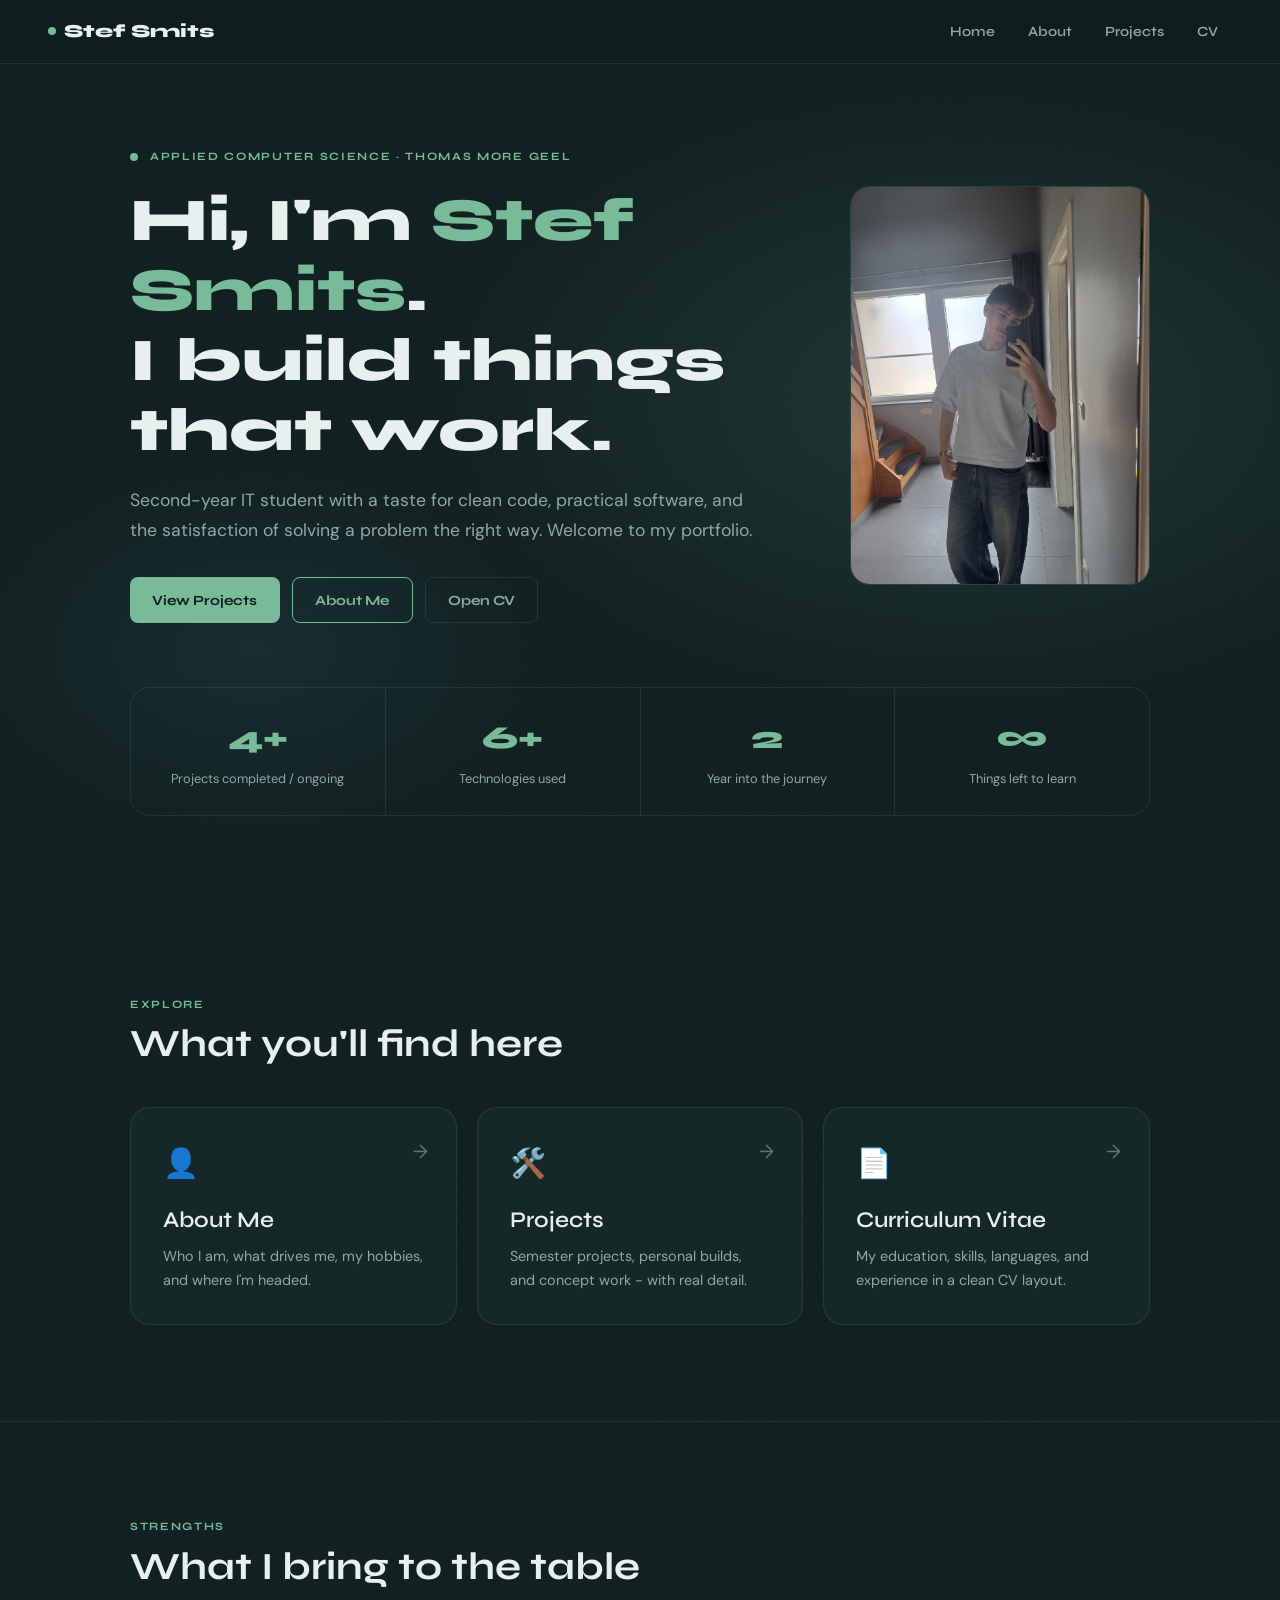
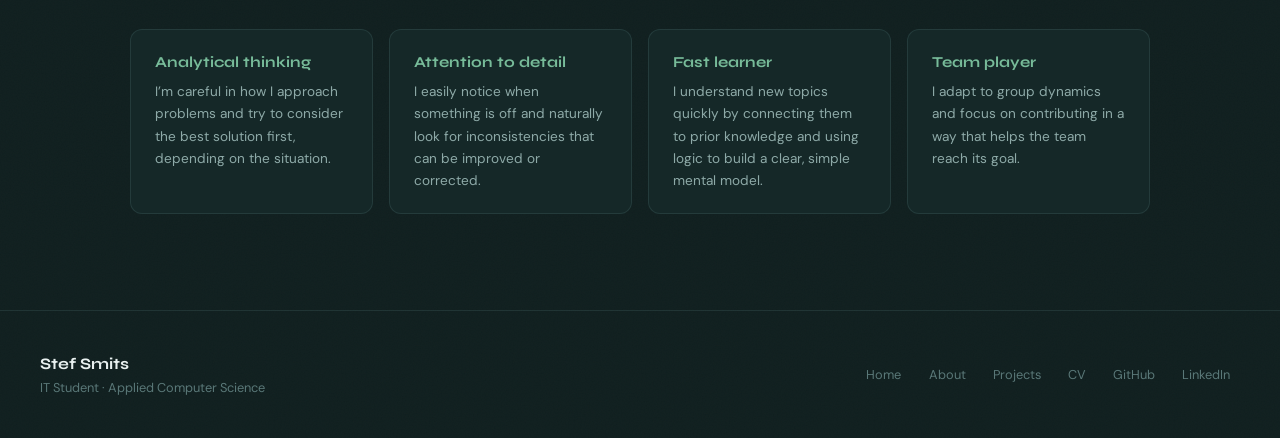
<file: index.html>
<!DOCTYPE html>
<html lang="en">
<head>
  <meta charset="UTF-8" />
  <meta name="viewport" content="width=device-width, initial-scale=1.0" />
  <title>Portfolio - Stef Smits</title>
  <meta name="description" content="Portfolio of Stef Smits - Applied Computer Science student at Thomas More Geel." />
  <link rel="icon" href="assets/images/favicon.svg" type="image/svg+xml" />
  <link rel="stylesheet" href="css/style.css" />
  <style>
    /* ── Hero ───────────────────────────────────── */
    .hero {
      min-height: calc(100vh - var(--nav-h));
      display: flex;
      align-items: center;
      position: relative;
      overflow: hidden;
      padding: 4rem 0;
    }

    /* background mesh */
    .hero::before {
      content: '';
      position: absolute;
      inset: 0;
      background:
        radial-gradient(ellipse 60% 55% at 75% 40%, rgba(52,81,81,0.45) 0%, transparent 70%),
        radial-gradient(ellipse 40% 40% at 20% 70%, rgba(42,74,90,0.3) 0%, transparent 60%);
      pointer-events: none;
    }

    .hero-inner {
      position: relative;
      display: grid;
      grid-template-columns: 1fr auto;
      gap: 3rem;
      align-items: center;
    }

    @media (max-width: 700px) {
      .hero-inner { grid-template-columns: 1fr; }
      .hero-avatar { display: none; }
    }

    .hero-label {
      display: flex;
      align-items: center;
      gap: 0.75rem;
      margin-bottom: 1.25rem;
    }
    .hero-label-dot {
      width: 8px; height: 8px;
      border-radius: 50%;
      background: var(--green);
      animation: pulse-dot 2s infinite;
    }

    .hero h1 { color: var(--text); margin-bottom: 1.25rem; }
    .hero h1 em {
      font-style: normal;
      color: var(--green);
    }

    .hero-desc {
      font-size: 1.1rem;
      color: var(--text-muted);
      max-width: 52ch;
      margin-bottom: 2rem;
      line-height: 1.7;
    }

    .hero-ctas {
      display: flex;
      flex-wrap: wrap;
      gap: 0.75rem;
    }

    .hero-avatar {
      position: relative;
      width: clamp(180px, 25vw, 300px);
      height: auto;
      aspect-ratio: auto;
      border-radius: var(--radius-lg);
      overflow: hidden;
      background: var(--bg-card-2);
      border: 1px solid var(--border);
      display: flex;
      align-items: center;
      justify-content: center;
    }
    .hero-avatar-inner {
      width: 100%; height: 100%;
    }
    .hero-avatar-inner img {
      width: 100%; height: 100%;
      object-fit: contain;
    }

    /* ── Stat bar ────────────────────────────────── */
    .stat-bar {
      display: flex;
      flex-wrap: wrap;
      gap: 0;
      margin-top: 4rem;
      border: 1px solid var(--border);
      border-radius: var(--radius-lg);
      overflow: hidden;
    }
    .stat {
      flex: 1;
      min-width: 140px;
      padding: 1.5rem;
      border-right: 1px solid var(--border);
      text-align: center;
    }
    .stat:last-child { border-right: none; }
    .stat-number {
      font-family: var(--ff-display), sans-serif;
      font-size: 2rem;
      font-weight: 800;
      color: var(--green);
      display: block;
    }
    .stat-desc { font-size: 0.8rem; color: var(--text-muted); margin-top: 0.2rem; }

    /* ── Quick-nav tiles ─────────────────────────── */
    .quick-grid {
      display: grid;
      grid-template-columns: repeat(auto-fit, minmax(280px, 1fr));
      gap: 1.25rem;
    }

    .quick-card {
      background: var(--bg-card);
      border: 1px solid var(--border);
      border-radius: var(--radius-lg);
      padding: 2rem;
      display: flex;
      flex-direction: column;
      gap: 0.75rem;
      position: relative;
      overflow: hidden;
      transition: border-color var(--transition), transform var(--transition), box-shadow var(--transition);
      text-decoration: none;
    }
    .quick-card:hover {
      border-color: var(--border-glow);
      transform: translateY(-4px);
      box-shadow: 0 16px 40px rgba(0,0,0,0.3);
    }
    .quick-card::after {
      content: '→';
      position: absolute;
      top: 1.75rem; right: 1.75rem;
      font-size: 1.2rem;
      color: var(--text-dim);
      transition: color var(--transition), transform var(--transition);
    }
    .quick-card:hover::after { color: var(--green); transform: translate(3px, -3px); }

    .qc-icon {
      font-size: 1.8rem;
      margin-bottom: 0.25rem;
    }
    .quick-card h3 { color: var(--text); margin-top: 0.25rem; }
    .quick-card p  { font-size: 0.9rem; max-width: 30ch; }

    /* ── Highlights strip ────────────────────────── */
    .highlights {
      display: grid;
      grid-template-columns: repeat(auto-fit, minmax(220px, 1fr));
      gap: 1rem;
    }
    .hl {
      background: var(--bg-card);
      border: 1px solid var(--border);
      border-radius: var(--radius);
      padding: 1.25rem 1.5rem;
    }
    .hl-title {
      font-family: var(--ff-display), sans-serif;
      font-weight: 700;
      font-size: 0.95rem;
      color: var(--green);
      margin-bottom: 0.35rem;
    }
    .hl p { font-size: 0.85rem; margin: 0; }
  </style>
</head>
<body>

<!-- ── Navigation ─────────────────────────────── -->
<nav class="nav">
  <a href="index.html" class="nav-logo">
    <span class="nav-logo-dot"></span>
    Stef Smits
  </a>
  <button class="nav-toggle" aria-label="Toggle menu">
    <span></span><span></span><span></span>
  </button>
  <div class="nav-links">
    <a href="index.html">Home</a>
    <a href="about.html">About</a>
    <a href="projects.html">Projects</a>
    <a href="cv.html">CV</a>
  </div>
</nav>

<div class="page-wrap">

  <!-- ── Hero ──────────────────────────────────── -->
  <section class="hero">
    <div class="container">
      <div class="hero-inner">
        <div>
          <div class="hero-label fade-up">
            <span class="hero-label-dot"></span>
            <span class="label">Applied Computer Science · Thomas More Geel</span>
          </div>
          <h1 class="fade-up delay-1">
            Hi, I'm <em>Stef Smits</em>.<br/>
            I build things that work.
          </h1>
          <p class="hero-desc fade-up delay-2">
            Second-year IT student with a taste for clean code, practical software,
            and the satisfaction of solving a problem the right way. Welcome to my portfolio.
          </p>
          <div class="hero-ctas fade-up delay-3">
            <a href="projects.html" class="btn btn-primary">View Projects</a>
            <a href="about.html" class="btn btn-outline">About Me</a>
            <a href="cv.html" class="btn btn-ghost">Open CV</a>
          </div>
        </div>

        <div class="hero-avatar fade-in delay-4">
          <div class="hero-avatar-inner">
            <img
              src="assets/images/profile.jpg"
              alt="Photo of Stef Smits"
            />
          </div>
        </div>
      </div>

      <!-- Stat bar -->
      <div class="stat-bar fade-up delay-4">
        <div class="stat">
          <span class="stat-number">4+</span>
          <span class="stat-desc">Projects completed / ongoing</span>
        </div>
        <div class="stat">
          <span class="stat-number">6+</span>
          <span class="stat-desc">Technologies used</span>
        </div>
        <div class="stat">
          <span class="stat-number">2</span>
          <span class="stat-desc">Year into the journey</span>
        </div>
        <div class="stat">
          <span class="stat-number">∞</span>
          <span class="stat-desc">Things left to learn</span>
        </div>
      </div>
    </div>
  </section>

  <!-- ── Quick nav ─────────────────────────────── -->
  <section class="section">
    <div class="container">
      <div class="section-header">
        <p class="label">Explore</p>
        <h2>What you'll find here</h2>
      </div>
      <div class="quick-grid">
        <a href="about.html" class="quick-card" data-reveal="0">
          <div class="qc-icon">👤</div>
          <h3>About Me</h3>
          <p>Who I am, what drives me, my hobbies, and where I'm headed.</p>
        </a>
        <a href="projects.html" class="quick-card" data-reveal="0.1">
          <div class="qc-icon">🛠️</div>
          <h3>Projects</h3>
          <p>Semester projects, personal builds, and concept work - with real detail.</p>
        </a>
        <a href="cv.html" class="quick-card" data-reveal="0.2">
          <div class="qc-icon">📄</div>
          <h3>Curriculum Vitae</h3>
          <p>My education, skills, languages, and experience in a clean CV layout.</p>
        </a>
      </div>
    </div>
  </section>

  <!-- ── Highlights ─────────────────────────────── -->
  <section class="section">
    <div class="container">
      <div class="section-header">
        <p class="label">Strengths</p>
        <h2>What I bring to the table</h2>
      </div>
      <div class="highlights">
        <div class="hl" data-reveal="0">
          <div class="hl-title">Analytical thinking</div>
          <p>I’m careful in how I approach problems and try to consider the best solution first, depending on the situation.</p>
        </div>
        <div class="hl" data-reveal="0.1">
          <div class="hl-title">Attention to detail</div>
          <p>I easily notice when something is off and naturally look for inconsistencies that can be improved or corrected.</p>
        </div>
        <div class="hl" data-reveal="0.2">
          <div class="hl-title">Fast learner</div>
          <p>I understand new topics quickly by connecting them to prior knowledge and using logic to build a clear, simple mental model.</p>
        </div>
        <div class="hl" data-reveal="0.3">
          <div class="hl-title">Team player</div>
          <p>I adapt to group dynamics and focus on contributing in a way that helps the team reach its goal.</p>
        </div>
      </div>
    </div>
  </section>

</div>

<!-- ── Footer ─────────────────────────────────── -->
<footer>
  <div>
    <div class="foot-brand">Stef Smits</div>
    <div class="foot-sub">IT Student · Applied Computer Science</div>
  </div>
  <nav class="foot-links">
    <a href="index.html">Home</a>
    <a href="about.html">About</a>
    <a href="projects.html">Projects</a>
    <a href="cv.html">CV</a>
    <a href="https://github.com/stefsmits2004" target="_blank" rel="noopener">GitHub</a>
    <a href="https://linkedin.com/in/stefsmits2004" target="_blank" rel="noopener">LinkedIn</a>
  </nav>
</footer>

<script src="js/main.js"></script>
</body>
</html>
</file>
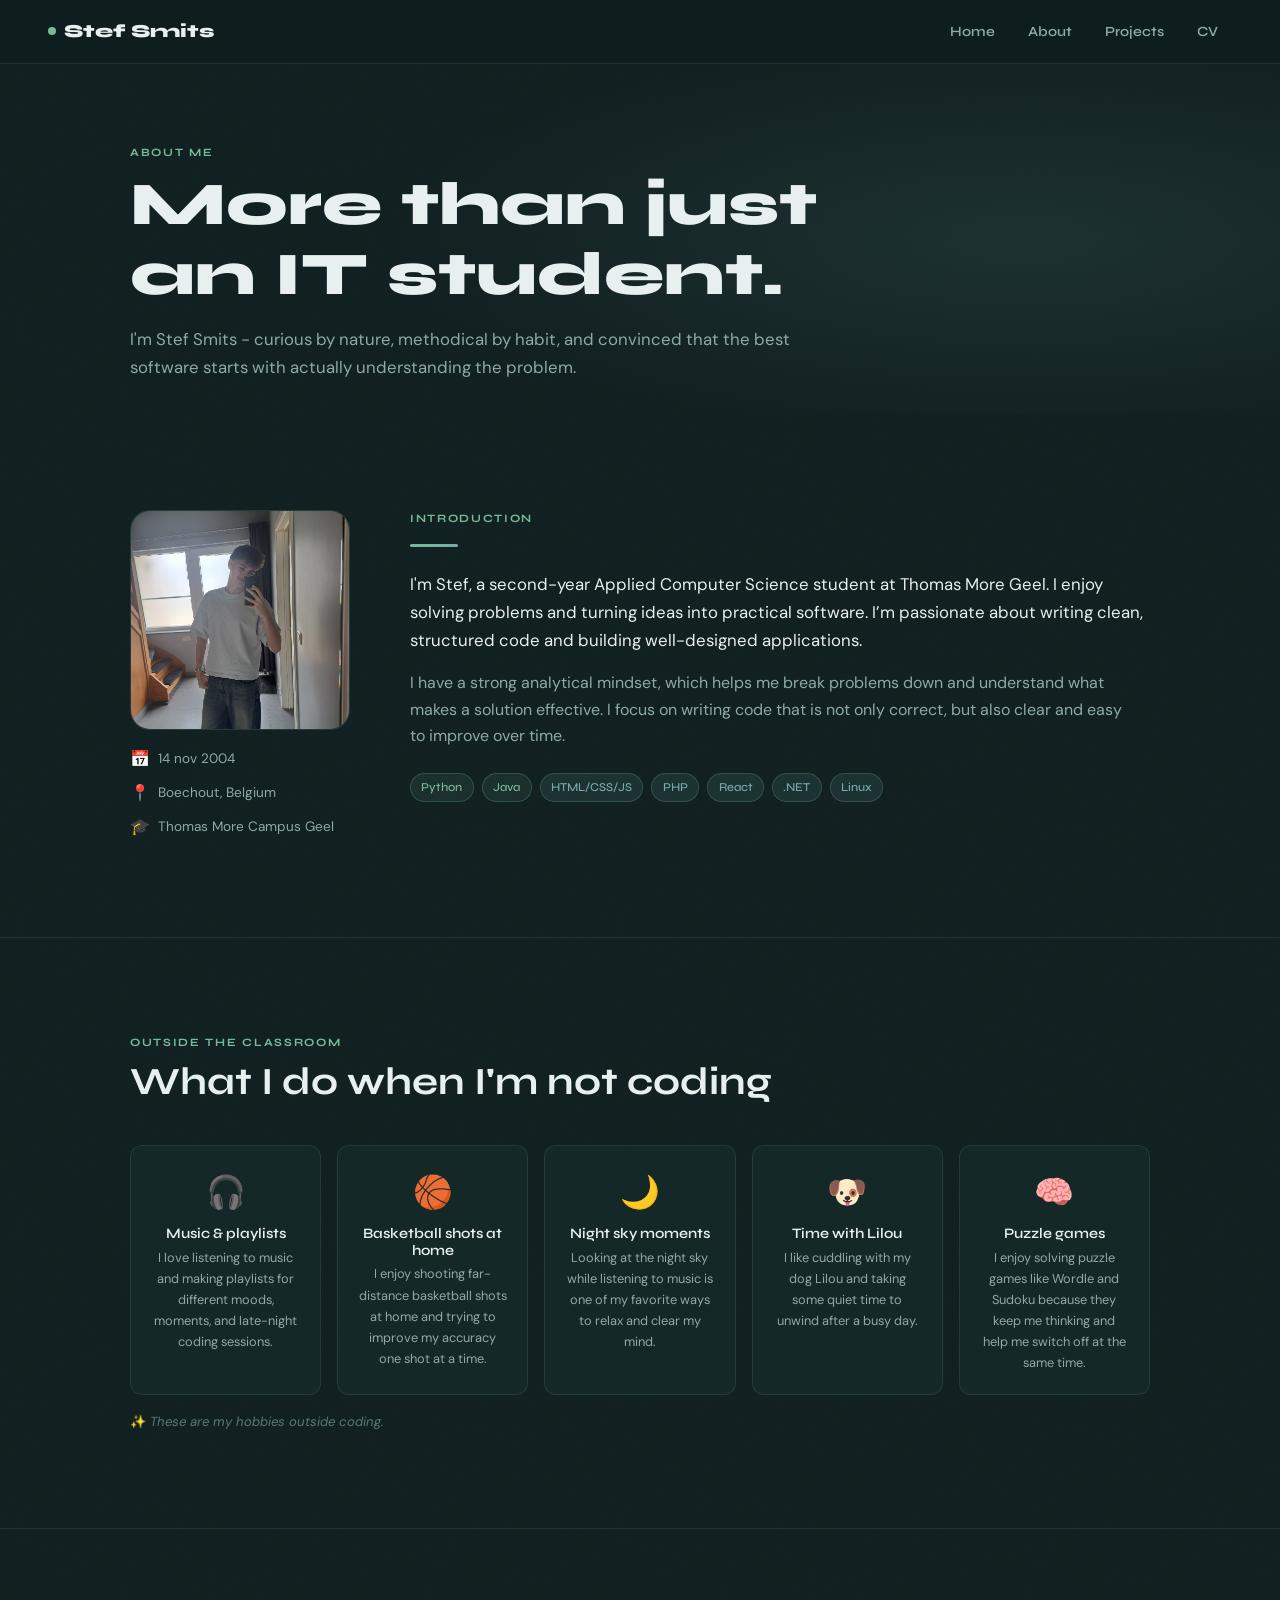
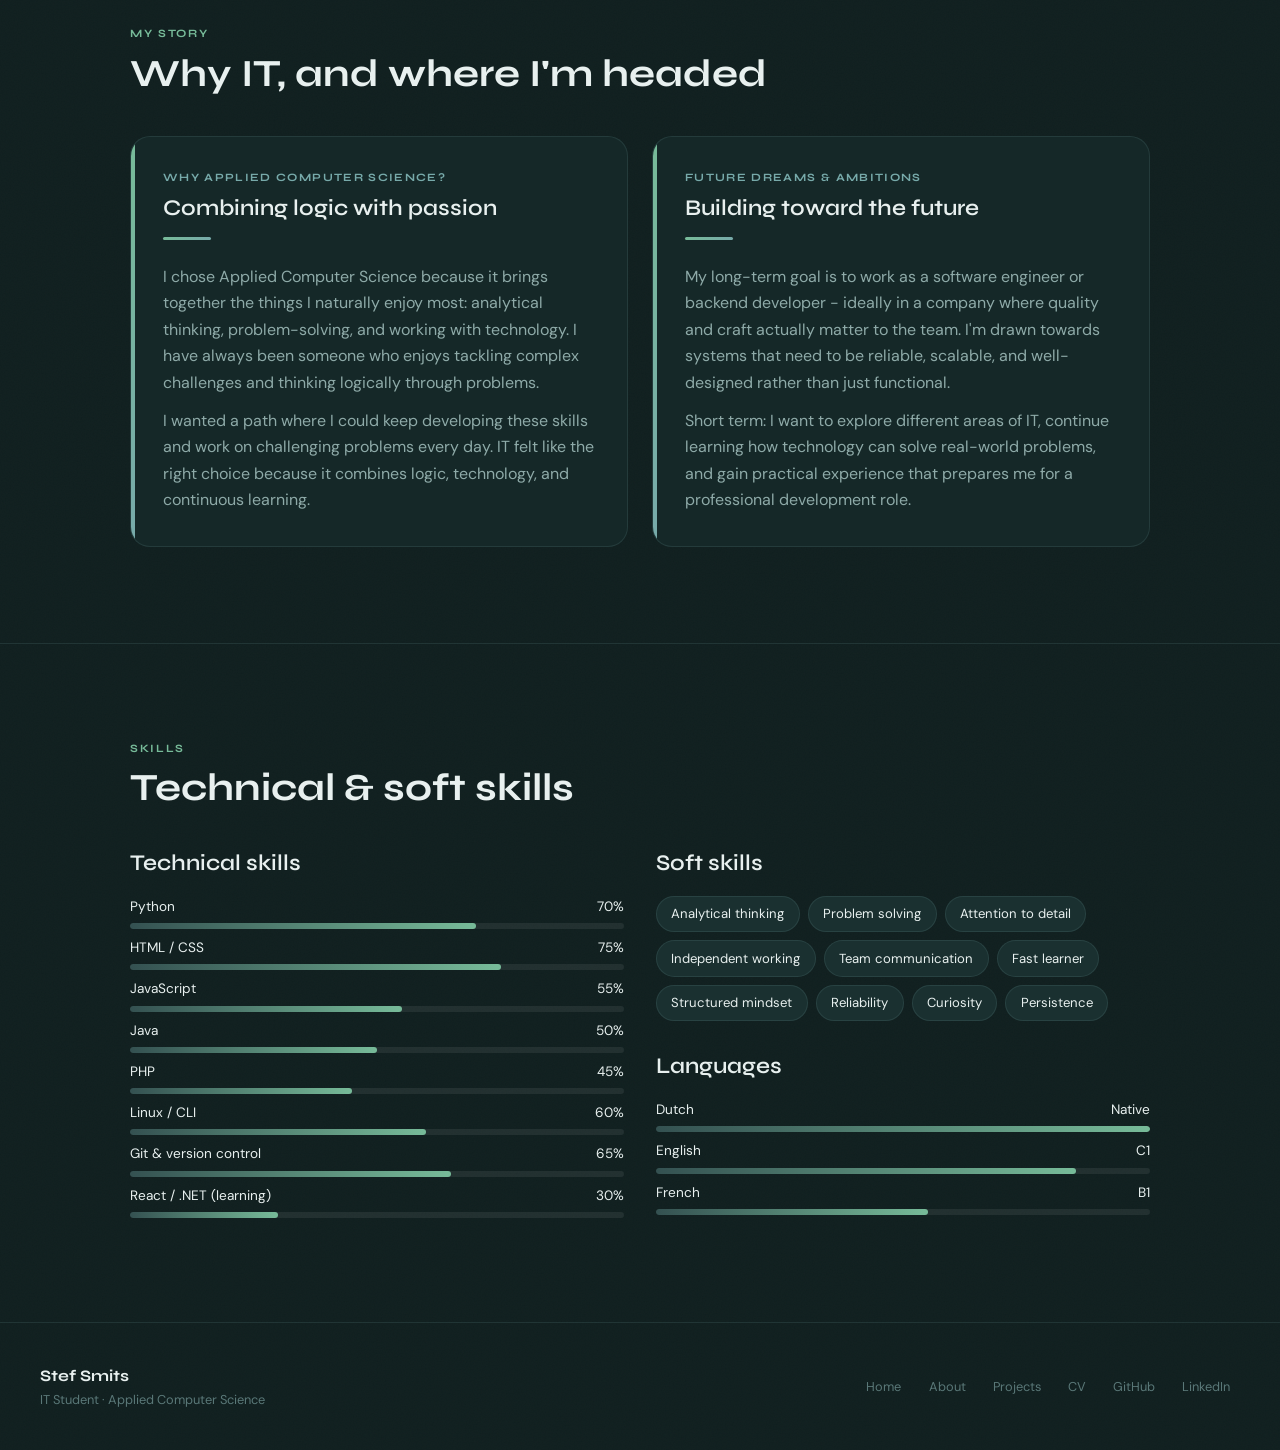
<file: about.html>
<!DOCTYPE html>
<html lang="en">
<head>
  <meta charset="UTF-8" />
  <meta name="viewport" content="width=device-width, initial-scale=1.0" />
  <title>About - Stef Smits</title>
  <meta name="description" content="About Stef Smits - background, hobbies, ambitions and skills." />
  <link rel="icon" href="assets/images/favicon.svg" type="image/svg+xml" />
  <link rel="stylesheet" href="css/style.css" />
  <style>
    /* ── Page hero ───────────────────────────────── */
    .page-hero {
      padding: clamp(3rem, 8vw, 5rem) 0 2rem;
      position: relative;
      overflow: hidden;
    }
    .page-hero::before {
      content: '';
      position: absolute;
      inset: 0;
      background: radial-gradient(ellipse 70% 80% at 80% 50%, rgba(52,81,81,0.35) 0%, transparent 70%);
      pointer-events: none;
    }
    .page-hero .label { margin-bottom: 0.5rem; }
    .page-hero h1 { max-width: 16ch; }

    /* ── Profile grid ────────────────────────────── */
    .profile-grid {
      display: grid;
      grid-template-columns: 240px 1fr;
      gap: 2.5rem;
      align-items: start;
    }
    @media (max-width: 700px) {
      .profile-grid { grid-template-columns: 1fr; }
      .profile-photo-col { display: flex; justify-content: center; }
    }

    .profile-photo {
      width: 220px; height: 220px;
      border-radius: var(--radius-lg);
      overflow: hidden;
      background: var(--bg-card);
      border: 1px solid var(--border);
      display: flex;
      align-items: center;
      justify-content: center;
      font-size: 4rem;
    }
    .profile-photo img {
      width: 100%; height: 100%;
      object-fit: cover;
    }

    .profile-meta {
      display: flex;
      flex-direction: column;
      gap: 0.5rem;
      margin-top: 1rem;
    }
    .profile-meta-item {
      display: flex;
      align-items: center;
      gap: 0.5rem;
      font-size: 0.85rem;
      color: var(--text-muted);
    }
    .profile-meta-item span:first-child { font-size: 1rem; }

    /* ── Two-col content ─────────────────────────── */
    .two-col {
      display: grid;
      grid-template-columns: 1fr 1fr;
      gap: 1.5rem;
    }
    @media (max-width: 680px) {
      .two-col { grid-template-columns: 1fr; }
    }

    /* ── Hobby cards ─────────────────────────────── */
    .hobby-grid {
      display: grid;
      grid-template-columns: repeat(auto-fill, minmax(180px, 1fr));
      gap: 1rem;
    }
    .hobby-card {
      background: var(--bg-card);
      border: 1px solid var(--border);
      border-radius: var(--radius);
      padding: 1.25rem;
      text-align: center;
      transition: border-color var(--transition), transform var(--transition);
    }
    .hobby-card:hover {
      border-color: var(--border-glow);
      transform: translateY(-3px);
    }
    .hobby-icon { font-size: 2rem; margin-bottom: 0.5rem; }
    .hobby-card h4 { font-size: 0.9rem; color: var(--text); }
    .hobby-card p  { font-size: 0.8rem; margin: 0.25rem 0 0; max-width: none; }

    /* ── Skills section ──────────────────────────── */
    .skills-grid {
      display: grid;
      grid-template-columns: 1fr 1fr;
      gap: 2rem;
    }
    @media (max-width: 680px) {
      .skills-grid { grid-template-columns: 1fr; }
    }

    .skills-block h3 { margin-bottom: 1.25rem; }

    /* ── Soft skill pills ────────────────────────── */
    .soft-pills {
      display: flex;
      flex-wrap: wrap;
      gap: 0.5rem;
    }
    .soft-pill {
      padding: 0.4rem 0.9rem;
      background: var(--bg-card-2);
      border: 1px solid var(--border);
      border-radius: 99px;
      font-size: 0.82rem;
      color: var(--text);
      transition: border-color var(--transition), color var(--transition);
    }
    .soft-pill:hover { border-color: var(--green); color: var(--green); }

    /* ── Why / Ambition cards ─────────────────────── */
    .story-card {
      background: var(--bg-card);
      border: 1px solid var(--border);
      border-radius: var(--radius-lg);
      padding: 2rem;
      position: relative;
      overflow: hidden;
    }
    .story-card::before {
      content: '';
      position: absolute;
      top: 0; left: 0;
      width: 4px; height: 100%;
      background: linear-gradient(180deg, var(--green), var(--cyan));
    }
    .story-card .qno {
      font-family: var(--ff-display);
      font-size: 0.7rem;
      font-weight: 700;
      letter-spacing: 0.12em;
      text-transform: uppercase;
      color: var(--cyan);
      margin-bottom: 0.5rem;
    }
    .story-card p { max-width: none; }

    /* ── Contact links ───────────────────────────── */
    .contact-list {
      display: flex;
      flex-direction: column;
      gap: 0.6rem;
    }
    .contact-link {
      display: flex;
      align-items: center;
      gap: 0.75rem;
      padding: 0.75rem 1rem;
      background: var(--bg-card);
      border: 1px solid var(--border);
      border-radius: var(--radius);
      font-size: 0.875rem;
      color: var(--text);
      transition: border-color var(--transition), color var(--transition), transform var(--transition);
    }
    .contact-link:hover {
      border-color: var(--green);
      color: var(--green);
      transform: translateX(4px);
    }
    .contact-link .ci { font-size: 1.1rem; }
    .contact-link .cl { color: var(--text-dim); font-size: 0.8rem; display: block; }
  </style>
</head>
<body>

<!-- ── Navigation ─────────────────────────────── -->
<nav class="nav">
  <a href="index.html" class="nav-logo">
    <span class="nav-logo-dot"></span>
    Stef Smits
  </a>
  <button class="nav-toggle" aria-label="Toggle menu">
    <span></span><span></span><span></span>
  </button>
  <div class="nav-links">
    <a href="index.html">Home</a>
    <a href="about.html">About</a>
    <a href="projects.html">Projects</a>
    <a href="cv.html">CV</a>
  </div>
</nav>

<div class="page-wrap">

  <!-- ── Page Hero ──────────────────────────────── -->
  <div class="page-hero">
    <div class="container">
      <p class="label fade-up">About Me</p>
      <h1 class="fade-up delay-1">More than just<br/>an IT student.</h1>
      <p class="fade-up delay-2" style="font-size:1.05rem; margin-top:1rem; max-width:55ch;">
        I'm Stef Smits - curious by nature, methodical by habit, and convinced that the best software
        starts with actually understanding the problem.
      </p>
    </div>
  </div>

  <!-- ── Profile intro ──────────────────────────── -->
  <section class="section" id="intro">
    <div class="container">
      <div class="profile-grid">
        <div class="profile-photo-col">
          <div>
            <div class="profile-photo">
              <img
                src="assets/images/profile.jpg"
                alt="Stef Smits"
              />
            </div>
            <div class="profile-meta">
              <div class="profile-meta-item"><span>📅</span><span>14 nov 2004</span></div>
              <div class="profile-meta-item"><span>📍</span><span>Boechout, Belgium</span></div>
              <div class="profile-meta-item"><span>🎓</span><span>Thomas More Campus Geel</span></div>
            </div>
          </div>
        </div>

        <div>
          <p class="label">Introduction</p>
          <div class="divider"></div>
          <p style="font-size:1.05rem; margin-bottom:1rem; color:var(--text);">
            I'm Stef, a second-year Applied Computer Science student at Thomas More Geel.
            I enjoy solving problems and turning ideas into practical software.
            I’m passionate about writing clean, structured code and building well-designed applications.
          </p>
          <p style="margin-bottom:1.5rem;">
            I have a strong analytical mindset, which helps me break problems down and understand what makes a solution effective.
            I focus on writing code that is not only correct, but also clear and easy to improve over time.
          </p>
          <div class="flex flex-wrap gap-1">
            <span class="tag green">Python</span>
            <span class="tag green">Java</span>
            <span class="tag">HTML/CSS/JS</span>
            <span class="tag">PHP</span>
            <span class="tag">React</span>
            <span class="tag">.NET</span>
            <span class="tag">Linux</span>
          </div>
        </div>
      </div>
    </div>
  </section>

  <!-- ── Hobbies ────────────────────────────────── -->
  <section class="section" id="hobbies">
    <div class="container">
      <div class="section-header">
        <p class="label">Outside the classroom</p>
        <h2>What I do when I'm not coding</h2>
      </div>
      <div class="hobby-grid">
        <div class="hobby-card" data-reveal="0">
          <div class="hobby-icon">🎧</div>
          <h4>Music & playlists</h4>
          <p>I love listening to music and making playlists for different moods, moments, and late-night coding sessions.</p>
        </div>
        <div class="hobby-card" data-reveal="0.1">
          <div class="hobby-icon">🏀</div>
          <h4>Basketball shots at home</h4>
          <p>I enjoy shooting far-distance basketball shots at home and trying to improve my accuracy one shot at a time.</p>
        </div>
        <div class="hobby-card" data-reveal="0.2">
          <div class="hobby-icon">🌙</div>
          <h4>Night sky moments</h4>
          <p>Looking at the night sky while listening to music is one of my favorite ways to relax and clear my mind.</p>
        </div>
        <div class="hobby-card" data-reveal="0.3">
          <div class="hobby-icon">🐶</div>
          <h4>Time with Lilou</h4>
          <p>I like cuddling with my dog Lilou and taking some quiet time to unwind after a busy day.</p>
        </div>
        <div class="hobby-card" data-reveal="0.4">
          <div class="hobby-icon">🧠</div>
          <h4>Puzzle games</h4>
          <p>I enjoy solving puzzle games like Wordle and Sudoku because they keep me thinking and help me switch off at the same time.</p>
        </div>
      </div>
      <p style="font-size:0.82rem; color:var(--text-dim); margin-top:1rem;">
        ✨ <em>These are my hobbies outside coding.</em>
      </p>
    </div>
  </section>

  <!-- ── Why ACS + Ambitions ────────────────────── -->
  <section class="section" id="story">
    <div class="container">
      <div class="section-header">
        <p class="label">My story</p>
        <h2>Why IT, and where I'm headed</h2>
      </div>
      <div class="two-col">
        <div class="story-card" data-reveal="0">
          <div class="qno">Why Applied Computer Science?</div>
          <h3>Combining logic with passion</h3>
          <div class="divider"></div>
          <p>
            I chose Applied Computer Science because it brings together the things I naturally enjoy most:
            analytical thinking, problem-solving, and working with technology. I have always been someone
            who enjoys tackling complex challenges and thinking logically through problems.
          </p>
          <p style="margin-top:0.75rem;">
            I wanted a path where I could keep developing these skills and work on challenging problems every day.
            IT felt like the right choice because it combines logic, technology, and continuous learning.
          </p>
        </div>
        <div class="story-card" data-reveal="0.15">
          <div class="qno">Future dreams & ambitions</div>
          <h3>Building toward the future</h3>
          <div class="divider"></div>
          <p>
            My long-term goal is to work as a software engineer or backend developer - ideally
            in a company where quality and craft actually matter to the team. I'm drawn towards
            systems that need to be reliable, scalable, and well-designed rather than just functional.
          </p>
          <p style="margin-top:0.75rem;">
            Short term: I want to explore different areas of IT, continue learning how technology can solve real-world problems,
            and gain practical experience that prepares me for a professional development role.
          </p>
        </div>
      </div>
    </div>
  </section>

  <!-- ── Skills ─────────────────────────────────── -->
  <section class="section" id="skills">
    <div class="container">
      <div class="section-header">
        <p class="label">Skills</p>
        <h2>Technical & soft skills</h2>
      </div>
      <div class="skills-grid">
        <div class="skills-block">
          <h3>Technical skills</h3>
          <div class="skill-bar-wrap">
            <div class="skill-bar-label"><span>Python</span><span>70%</span></div>
            <div class="skill-bar-track"><div class="skill-bar-fill" style="width:70%"></div></div>
          </div>
          <div class="skill-bar-wrap">
            <div class="skill-bar-label"><span>HTML / CSS</span><span>75%</span></div>
            <div class="skill-bar-track"><div class="skill-bar-fill" style="width:75%"></div></div>
          </div>
          <div class="skill-bar-wrap">
            <div class="skill-bar-label"><span>JavaScript</span><span>55%</span></div>
            <div class="skill-bar-track"><div class="skill-bar-fill" style="width:55%"></div></div>
          </div>
          <div class="skill-bar-wrap">
            <div class="skill-bar-label"><span>Java</span><span>50%</span></div>
            <div class="skill-bar-track"><div class="skill-bar-fill" style="width:50%"></div></div>
          </div>
          <div class="skill-bar-wrap">
            <div class="skill-bar-label"><span>PHP</span><span>45%</span></div>
            <div class="skill-bar-track"><div class="skill-bar-fill" style="width:45%"></div></div>
          </div>
          <div class="skill-bar-wrap">
            <div class="skill-bar-label"><span>Linux / CLI</span><span>60%</span></div>
            <div class="skill-bar-track"><div class="skill-bar-fill" style="width:60%"></div></div>
          </div>
          <div class="skill-bar-wrap">
            <div class="skill-bar-label"><span>Git & version control</span><span>65%</span></div>
            <div class="skill-bar-track"><div class="skill-bar-fill" style="width:65%"></div></div>
          </div>
          <div class="skill-bar-wrap">
            <div class="skill-bar-label"><span>React / .NET (learning)</span><span>30%</span></div>
            <div class="skill-bar-track"><div class="skill-bar-fill" style="width:30%"></div></div>
          </div>
        </div>

        <div class="skills-block">
          <h3>Soft skills</h3>
          <div class="soft-pills">
            <span class="soft-pill">Analytical thinking</span>
            <span class="soft-pill">Problem solving</span>
            <span class="soft-pill">Attention to detail</span>
            <span class="soft-pill">Independent working</span>
            <span class="soft-pill">Team communication</span>
            <span class="soft-pill">Fast learner</span>
            <span class="soft-pill">Structured mindset</span>
            <span class="soft-pill">Reliability</span>
            <span class="soft-pill">Curiosity</span>
            <span class="soft-pill">Persistence</span>
          </div>

          <h3 style="margin-top:2rem;">Languages</h3>
          <div class="skill-bar-wrap">
            <div class="skill-bar-label"><span>Dutch</span><span>Native</span></div>
            <div class="skill-bar-track"><div class="skill-bar-fill" style="width:100%"></div></div>
          </div>
          <div class="skill-bar-wrap">
            <div class="skill-bar-label"><span>English</span><span>C1</span></div>
            <div class="skill-bar-track"><div class="skill-bar-fill" style="width:85%"></div></div>
          </div>
          <div class="skill-bar-wrap">
            <div class="skill-bar-label"><span>French</span><span>B1</span></div>
            <div class="skill-bar-track"><div class="skill-bar-fill" style="width:55%"></div></div>
          </div>
        </div>
      </div>
    </div>
  </section>

</div>

<!-- ── Footer ─────────────────────────────────── -->
<footer>
  <div>
    <div class="foot-brand">Stef Smits</div>
    <div class="foot-sub">IT Student · Applied Computer Science</div>
  </div>
  <nav class="foot-links">
    <a href="index.html">Home</a>
    <a href="about.html">About</a>
    <a href="projects.html">Projects</a>
    <a href="cv.html">CV</a>
    <a href="https://github.com/stefsmits2004" target="_blank" rel="noopener">GitHub</a>
    <a href="https://linkedin.com/in/stefsmits2004" target="_blank" rel="noopener">LinkedIn</a>
  </nav>
</footer>

<script src="js/main.js"></script>
</body>
</html>
</file>
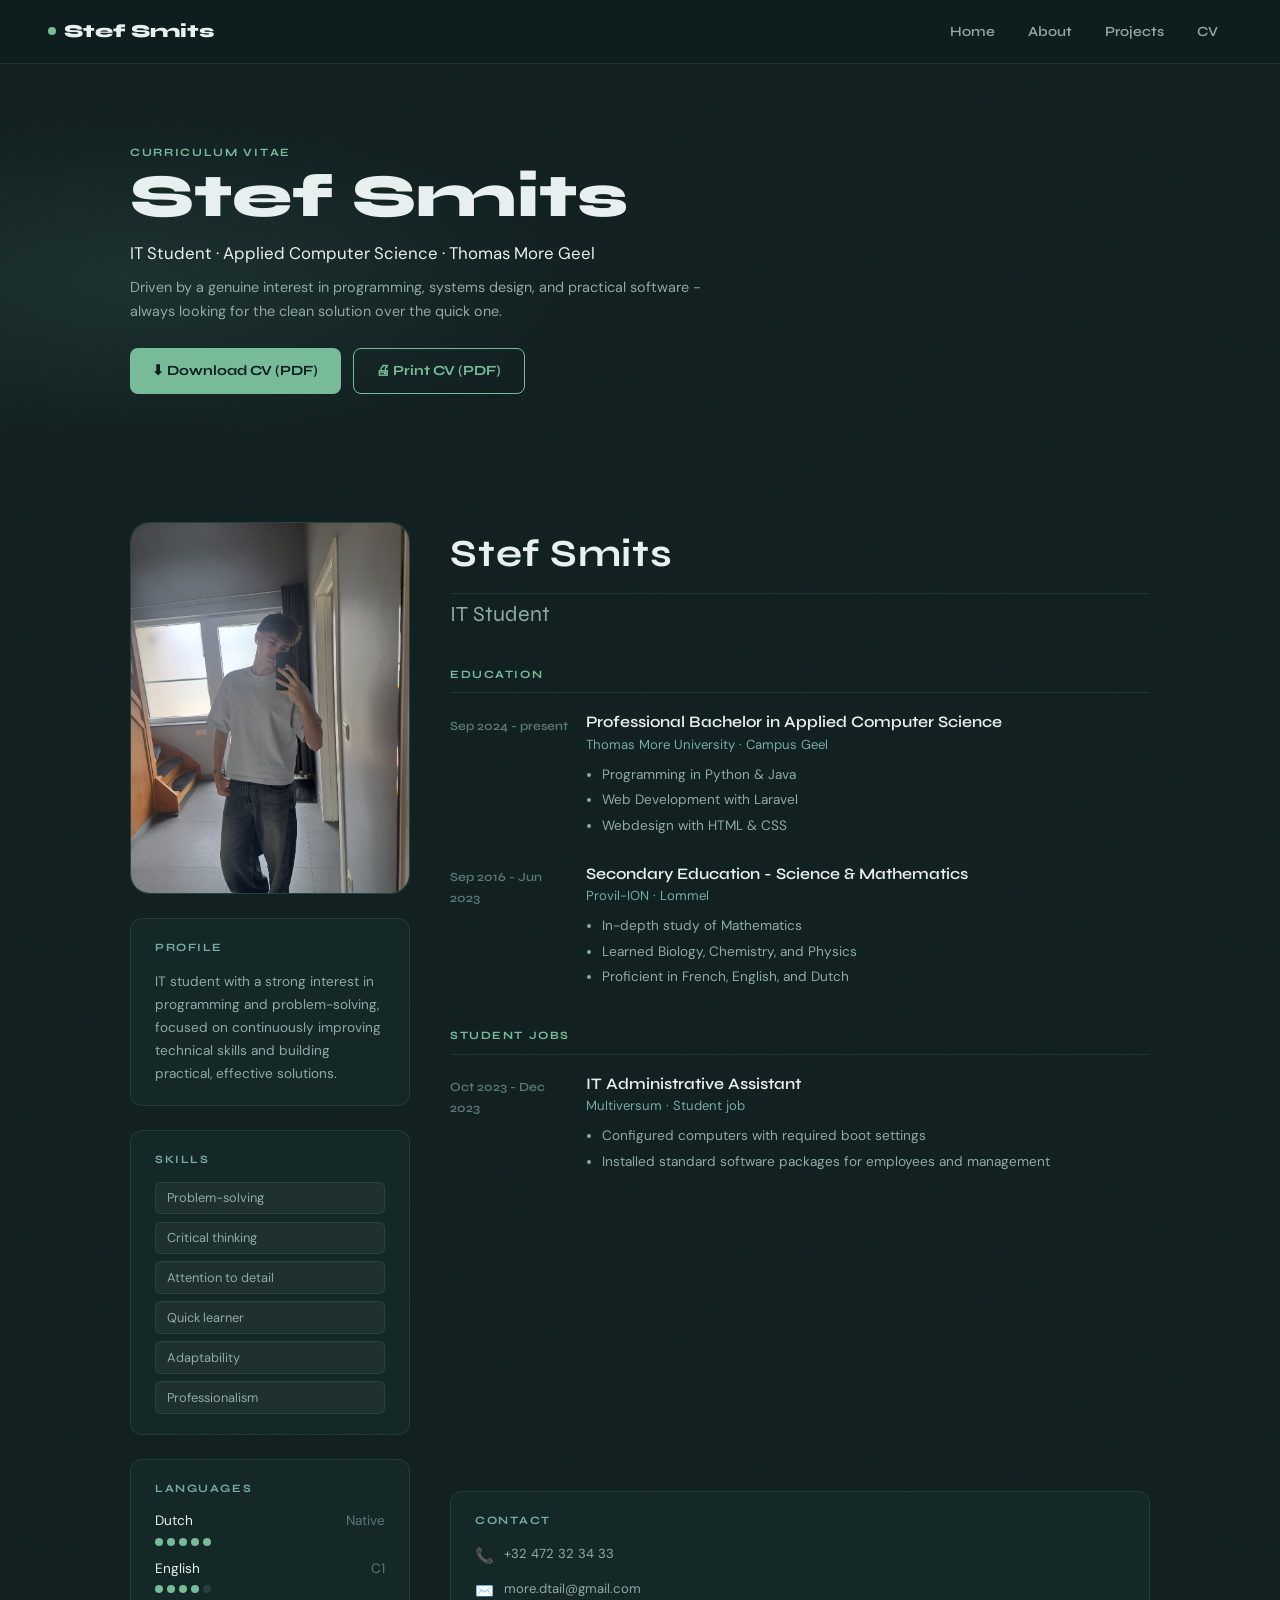
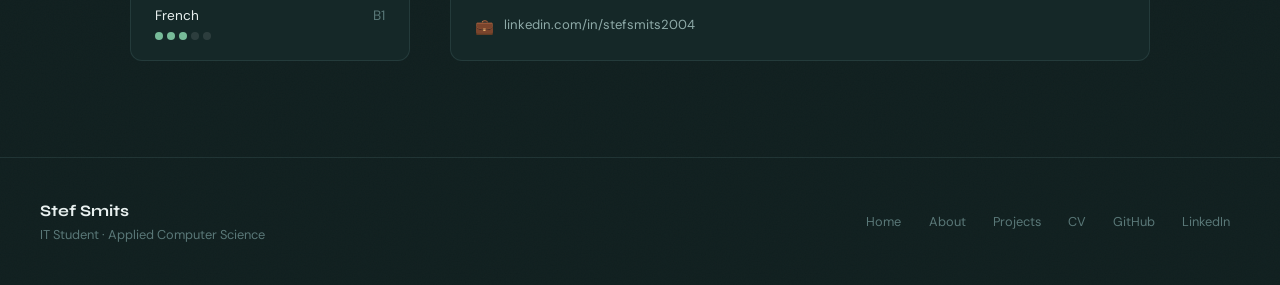
<file: cv.html>
<!DOCTYPE html>
<html lang="en">
<head>
  <meta charset="UTF-8" />
  <meta name="viewport" content="width=device-width, initial-scale=1.0" />
  <title>CV - Stef Smits</title>
  <meta name="description" content="Curriculum Vitae of Stef Smits - Applied Computer Science student." />
  <link rel="icon" href="assets/images/favicon.svg" type="image/svg+xml" />
  <link rel="stylesheet" href="css/style.css" />
  <style>
    /* ── Page hero ───────────────────────────────── */
    .page-hero {
      padding: clamp(3rem, 8vw, 5rem) 0 2rem;
      position: relative;
      overflow: hidden;
    }
    .page-hero::before {
      content: '';
      position: absolute;
      inset: 0;
      background: radial-gradient(ellipse 55% 70% at 10% 60%, rgba(52,81,81,0.35) 0%, transparent 65%);
      pointer-events: none;
    }
    .hero-actions {
      display: flex;
      flex-wrap: wrap;
      gap: 0.75rem;
      margin-top: 1.5rem;
    }

    /* ── CV layout ────────────────────────────────── */
    .cv-grid {
      display: grid;
      grid-template-columns: 280px 1fr;
      gap: 2.5rem;
      align-items: start;
    }
    @media (max-width: 750px) {
      .cv-grid { grid-template-columns: 1fr; }
    }

    /* ── Sidebar ─────────────────────────────── */
    .cv-sidebar {
      display: flex;
      flex-direction: column;
      gap: 1.5rem;
      min-height: 100%;
    }

    .cv-profile-img {
      width: 100%; height: 100%;
      border-radius: var(--radius-lg);
      overflow: hidden;
      background: var(--bg-card-2);
      border: 1px solid var(--border);
      display: flex;
      align-items: center;
      justify-content: center;
      font-size: 4rem;
    }
    .cv-profile-img img {
      width: 100%; height: 100%;
      object-fit: cover;
    }

    .cv-block {
      background: var(--bg-card);
      border: 1px solid var(--border);
      border-radius: var(--radius);
      padding: 1.25rem 1.5rem;
    }
    .cv-block-title {
      font-family: var(--ff-display), sans-serif;
      font-size: 0.7rem;
      font-weight: 700;
      letter-spacing: 0.14em;
      text-transform: uppercase;
      color: var(--cyan);
      margin-bottom: 0.75rem;
    }

    .contact-item {
      display: flex;
      align-items: flex-start;
      gap: 0.6rem;
      margin-bottom: 0.6rem;
      font-size: 0.82rem;
    }
    .contact-item:last-child { margin-bottom: 0; }
    .contact-item .ci { font-size: 0.95rem; flex-shrink: 0; margin-top: 1px; }
    .contact-item a { color: var(--text-muted); transition: color var(--transition); }
    .contact-item a:hover { color: var(--green); }

    .lang-row {
      margin-bottom: 0.75rem;
    }
    .lang-row:last-child { margin-bottom: 0; }
    .lang-name {
      display: flex;
      justify-content: space-between;
      font-size: 0.85rem;
      margin-bottom: 0.3rem;
    }
    .lang-name span:last-child { color: var(--text-dim); }
    .lang-dots {
      display: flex;
      gap: 4px;
    }
    .lang-dot {
      width: 8px; height: 8px;
      border-radius: 50%;
      background: rgba(255,255,255,0.1);
    }
    .lang-dot.filled { background: var(--green); }
    .lang-dot.half { background: var(--dark-green); }

    /* ── Main content ────────────────────────────── */
    .cv-main {
      display: flex;
      flex-direction: column;
      gap: 2.2rem;
      min-height: 100%;
    }

    .cv-main > .cv-block {
      margin-top: auto;
    }

    .cv-section-title {
      font-family: var(--ff-display), sans-serif;
      font-size: 0.7rem;
      font-weight: 700;
      letter-spacing: 0.14em;
      text-transform: uppercase;
      color: var(--green);
      padding-bottom: 0.5rem;
      border-bottom: 1px solid var(--border);
      margin-bottom: 1.25rem;
    }

    .cv-main-name {
      font-family: var(--ff-display), sans-serif;
      font-size: clamp(1.8rem, 4vw, 2.4rem);
      color: var(--text);
      letter-spacing: 0.02em;
      text-transform: none;
      margin-bottom: 0.35rem;
    }
    .cv-main-subtitle {
      font-family: var(--ff-display), sans-serif;
      max-width: none;
      font-size: clamp(1.05rem, 2.3vw, 1.35rem);
      line-height: 1.45;
      margin: 0;
    }

    /* Timeline entries */
    .timeline { display: flex; flex-direction: column; gap: 1.5rem; }
    .tl-item {
      display: grid;
      grid-template-columns: 120px 1fr;
      gap: 1rem;
    }
    @media (max-width: 480px) {
      .tl-item { grid-template-columns: 1fr; }
      .tl-period { font-size: 0.75rem; }
    }
    .tl-period {
      font-size: 0.78rem;
      color: var(--text-dim);
      font-family: var(--ff-display), sans-serif;
      font-weight: 600;
      padding-top: 0.15rem;
    }
    .tl-content h3 { font-size: 1rem; margin-bottom: 0.15rem; }
    .tl-content .tl-org {
      font-size: 0.82rem;
      color: var(--cyan);
      margin-bottom: 0.5rem;
    }
    .tl-content p {
      font-size: 0.85rem;
      margin: 0;
      max-width: none;
    }
    .tl-content ul {
      padding-left: 1rem;
      list-style: disc;
      margin-top: 0.35rem;
    }
    .tl-content li {
      font-size: 0.85rem;
      color: var(--text-muted);
      margin-bottom: 0.2rem;
    }

    /* Tech skill pills */
    .tech-grid {
      display: flex;
      flex-wrap: wrap;
      gap: 0.5rem;
    }
    .tech-pill {
      padding: 0.35rem 0.85rem;
      background: var(--bg-card-2);
      border: 1px solid var(--border);
      border-radius: 8px;
      font-size: 0.8rem;
      font-family: var(--ff-display), sans-serif;
      font-weight: 600;
      color: var(--text);
      transition: var(--transition);
    }
    .tech-pill:hover { border-color: var(--green); color: var(--green); }
    .tech-pill.accent { border-color: rgba(119,187,153,0.3); color: var(--green); }

    .cv-skills-list {
      display: flex;
      flex-direction: column;
      gap: 0.45rem;
      font-size: 0.8rem;
      color: var(--text-muted);
    }
    .cv-skill-item {
      display: block;
      width: 100%;
      padding: 0.3rem 0.7rem;
      background: rgba(255,255,255,0.04);
      border-radius: 6px;
      border: 1px solid var(--border);
    }

    /* ── Print styles ─────────────────────────────── */
    @media print {
      .nav, .page-hero, footer, .hero-actions { display: none !important; }
      body { background: white; color: #111; }
      .cv-grid { display: block; }
      .cv-sidebar { margin-bottom: 1rem; }
      .cv-block { border: 1px solid #ddd; }
    }
  </style>
</head>
<body>

<!-- ── Navigation ─────────────────────────────── -->
<nav class="nav">
  <a href="index.html" class="nav-logo">
    <span class="nav-logo-dot"></span>
    Stef Smits
  </a>
  <button class="nav-toggle" aria-label="Toggle menu">
    <span></span><span></span><span></span>
  </button>
  <div class="nav-links">
    <a href="index.html">Home</a>
    <a href="about.html">About</a>
    <a href="projects.html">Projects</a>
    <a href="cv.html">CV</a>
  </div>
</nav>

<div class="page-wrap">

  <!-- ── Page Hero ──────────────────────────────── -->
  <div class="page-hero">
    <div class="container">
      <p class="label fade-up">Curriculum Vitae</p>
      <h1 class="fade-up delay-1">Stef Smits</h1>
      <p class="fade-up delay-2" style="font-size:1.05rem; margin-top:0.5rem; max-width:55ch; color:var(--text);">
        IT Student · Applied Computer Science · Thomas More Geel
      </p>
      <p class="fade-up delay-3" style="font-size:0.9rem; margin-top:0.5rem; max-width:58ch;">
        Driven by a genuine interest in programming, systems design, and practical software -
        always looking for the clean solution over the quick one.
      </p>
      <div class="hero-actions fade-up delay-4">
        <a href="assets/cv/CV_Stef_Smits.pdf" download class="btn btn-primary">
          ⬇ Download CV (PDF)
        </a>
        <a
          href="assets/cv/CV_Stef_Smits.pdf"
          target="_blank"
          rel="noopener"
          class="btn btn-outline"
          title="Open CV PDF for printing"
        >🖨 Print CV (PDF)</a>
      </div>
    </div>
  </div>

  <!-- ── CV body ────────────────────────────────── -->
  <section class="section" id="cv-overview">
    <div class="container">
      <div class="cv-grid">

        <!-- ── Sidebar ─────────────────────────────── -->
        <aside class="cv-sidebar">
          <!-- Photo -->
          <div class="cv-profile-img">
            <img
              src="assets/images/profile.jpg"
              alt="Stef Smits"
            />
          </div>

          <!-- Profile -->
          <div class="cv-block">
            <div class="cv-block-title">Profile</div>
            <p style="margin:0; color:var(--text-muted); font-size:0.85rem; line-height:1.7;">
              IT student with a strong interest in programming and problem-solving, focused on continuously improving technical skills and building practical, effective solutions.
            </p>
          </div>

          <!-- Skills -->
          <div class="cv-block">
            <div class="cv-block-title">Skills</div>
            <div class="cv-skills-list">
              <span class="cv-skill-item">Problem-solving</span>
              <span class="cv-skill-item">Critical thinking</span>
              <span class="cv-skill-item">Attention to detail</span>
              <span class="cv-skill-item">Quick learner</span>
              <span class="cv-skill-item">Adaptability</span>
              <span class="cv-skill-item">Professionalism</span>
            </div>
          </div>

          <!-- Languages -->
          <div class="cv-block" id="cv-languages">
            <div class="cv-block-title">Languages</div>
            <div class="lang-row">
              <div class="lang-name"><span>Dutch</span><span>Native</span></div>
              <div class="lang-dots">
                <div class="lang-dot filled"></div><div class="lang-dot filled"></div>
                <div class="lang-dot filled"></div><div class="lang-dot filled"></div>
                <div class="lang-dot filled"></div>
              </div>
            </div>
            <div class="lang-row">
              <div class="lang-name"><span>English</span><span>C1</span></div>
              <div class="lang-dots">
                <div class="lang-dot filled"></div><div class="lang-dot filled"></div>
                <div class="lang-dot filled"></div><div class="lang-dot filled"></div>
                <div class="lang-dot"></div>
              </div>
            </div>
            <div class="lang-row">
              <div class="lang-name"><span>French</span><span>B1</span></div>
              <div class="lang-dots">
                <div class="lang-dot filled"></div><div class="lang-dot filled"></div>
                <div class="lang-dot filled"></div><div class="lang-dot"></div>
                <div class="lang-dot"></div>
              </div>
            </div>
          </div>
        </aside>

        <!-- ── Main ───────────────────────────────── -->
        <div class="cv-main">

          <!-- Name / title -->
          <div>
            <div class="cv-section-title cv-main-name">Stef Smits</div>
            <p class="cv-main-subtitle">
              IT Student
            </p>
          </div>

          <!-- Education -->
          <div id="cv-education">
            <div class="cv-section-title">Education</div>
            <div class="timeline">
              <div class="tl-item">
                <div class="tl-period">Sep 2024 - present</div>
                <div class="tl-content">
                  <h3>Professional Bachelor in Applied Computer Science</h3>
                  <div class="tl-org">Thomas More University · Campus Geel</div>
                  <ul>
                    <li>Programming in Python &amp; Java</li>
                    <li>Web Development with Laravel</li>
                    <li>Webdesign with HTML &amp; CSS</li>
                  </ul>
                </div>
              </div>
              <div class="tl-item">
                <div class="tl-period">Sep 2016 - Jun 2023</div>
                <div class="tl-content">
                  <h3>Secondary Education - Science &amp; Mathematics</h3>
                  <div class="tl-org">Provil-ION · Lommel</div>
                  <ul>
                    <li>In-depth study of Mathematics</li>
                    <li>Learned Biology, Chemistry, and Physics</li>
                    <li>Proficient in French, English, and Dutch</li>
                  </ul>
                </div>
              </div>
            </div>
          </div>

          <!-- Student Jobs -->
          <div>
            <div class="cv-section-title">Student Jobs</div>
            <div class="timeline">
              <div class="tl-item">
                <div class="tl-period">Oct 2023 - Dec 2023</div>
                <div class="tl-content">
                  <h3>IT Administrative Assistant</h3>
                  <div class="tl-org">Multiversum · Student job</div>
                  <ul>
                    <li>Configured computers with required boot settings</li>
                    <li>Installed standard software packages for employees and management</li>
                  </ul>
                </div>
              </div>
            </div>
          </div>

          <!-- Contact -->
          <div class="cv-block">
            <div class="cv-block-title">Contact</div>
            <div class="contact-item">
              <span class="ci">📞</span>
              <a href="tel:+32472323433">+32 472 32 34 33</a>
            </div>
            <div class="contact-item">
              <span class="ci">✉️</span>
              <a href="mailto:more.dtail@gmail.com">more.dtail@gmail.com</a>
            </div>
            <div class="contact-item">
              <span class="ci">💼</span>
              <a href="https://linkedin.com/in/stefsmits2004" target="_blank" rel="noopener">linkedin.com/in/stefsmits2004</a>
            </div>
          </div>
        </div>
      </div>
    </div>
  </section>

</div>

<!-- ── Footer ─────────────────────────────────── -->
<footer>
  <div>
    <div class="foot-brand">Stef Smits</div>
    <div class="foot-sub">IT Student · Applied Computer Science</div>
  </div>
  <nav class="foot-links">
    <a href="index.html">Home</a>
    <a href="about.html">About</a>
    <a href="projects.html">Projects</a>
    <a href="cv.html">CV</a>
    <a href="https://github.com/stefsmits2004" target="_blank" rel="noopener">GitHub</a>
    <a href="https://linkedin.com/in/stefsmits2004" target="_blank" rel="noopener">LinkedIn</a>
  </nav>
</footer>

<script src="js/main.js"></script>
</body>
</html>
</file>
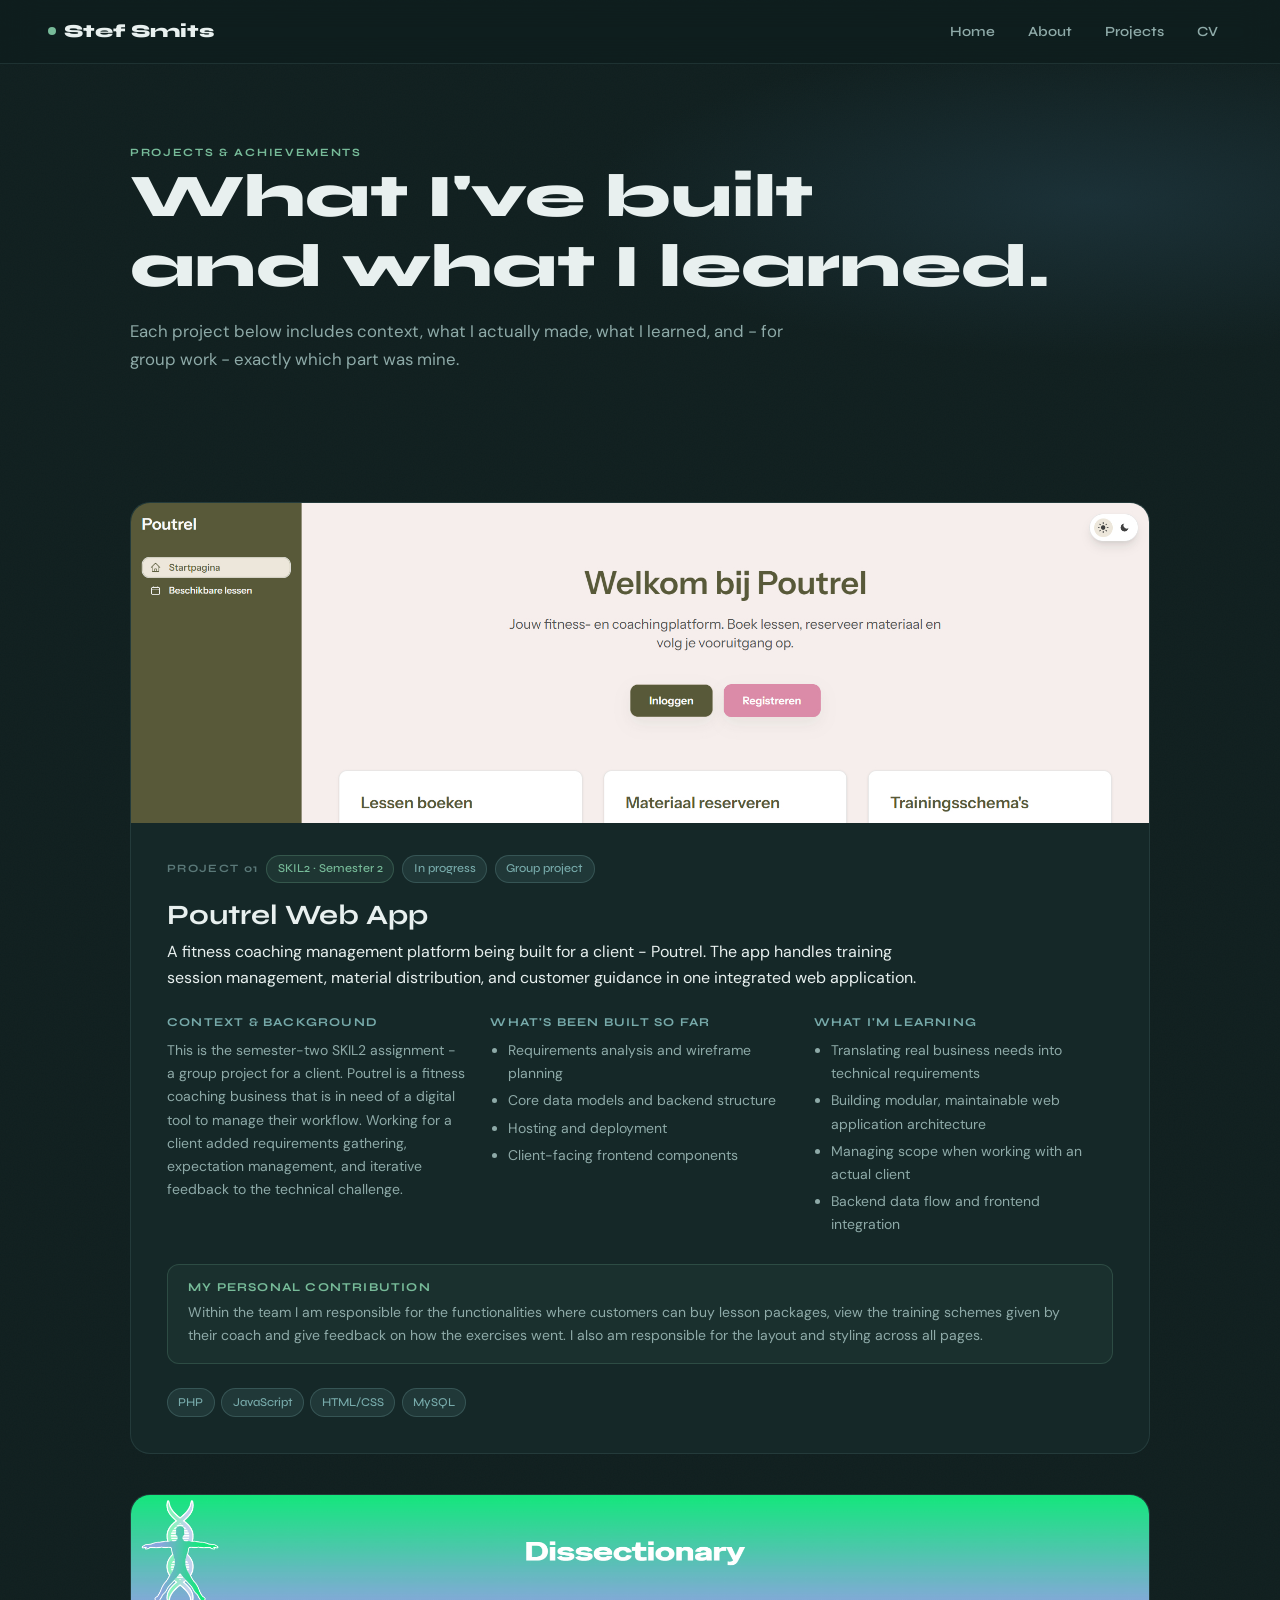
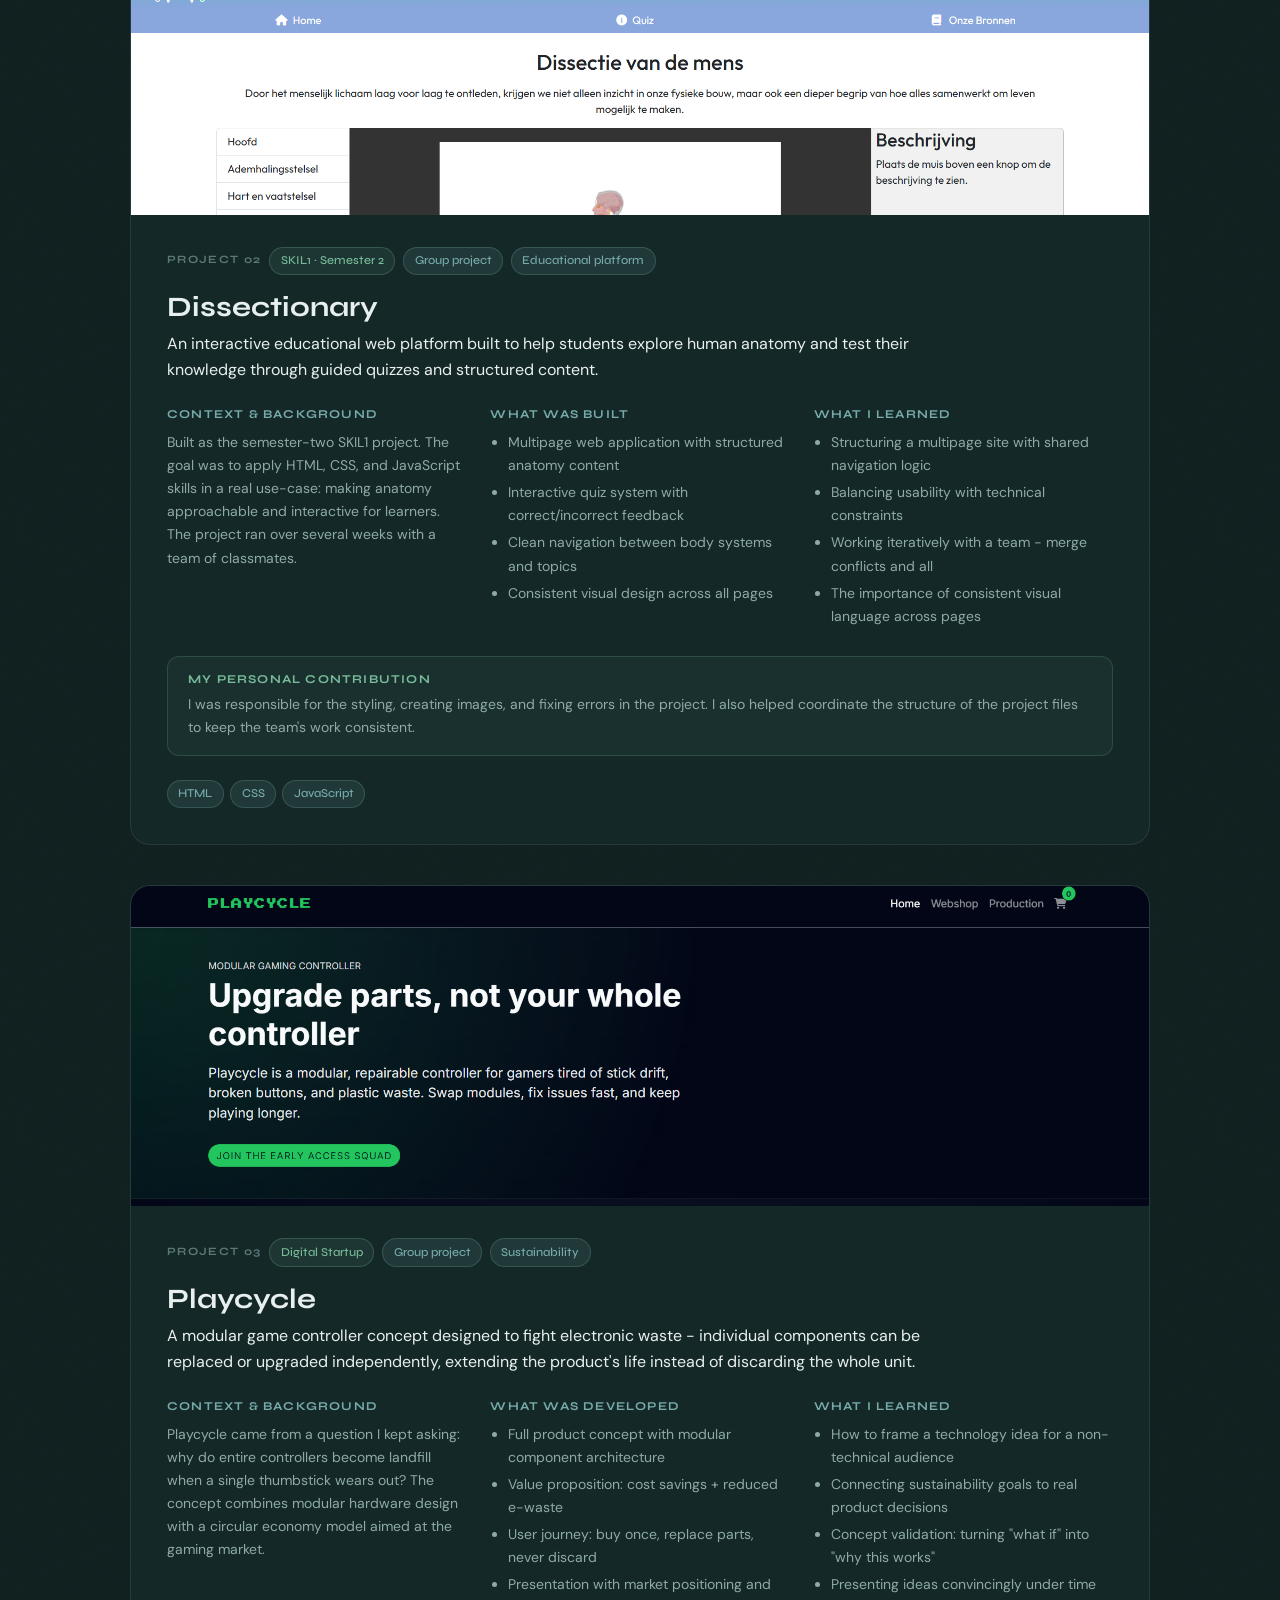
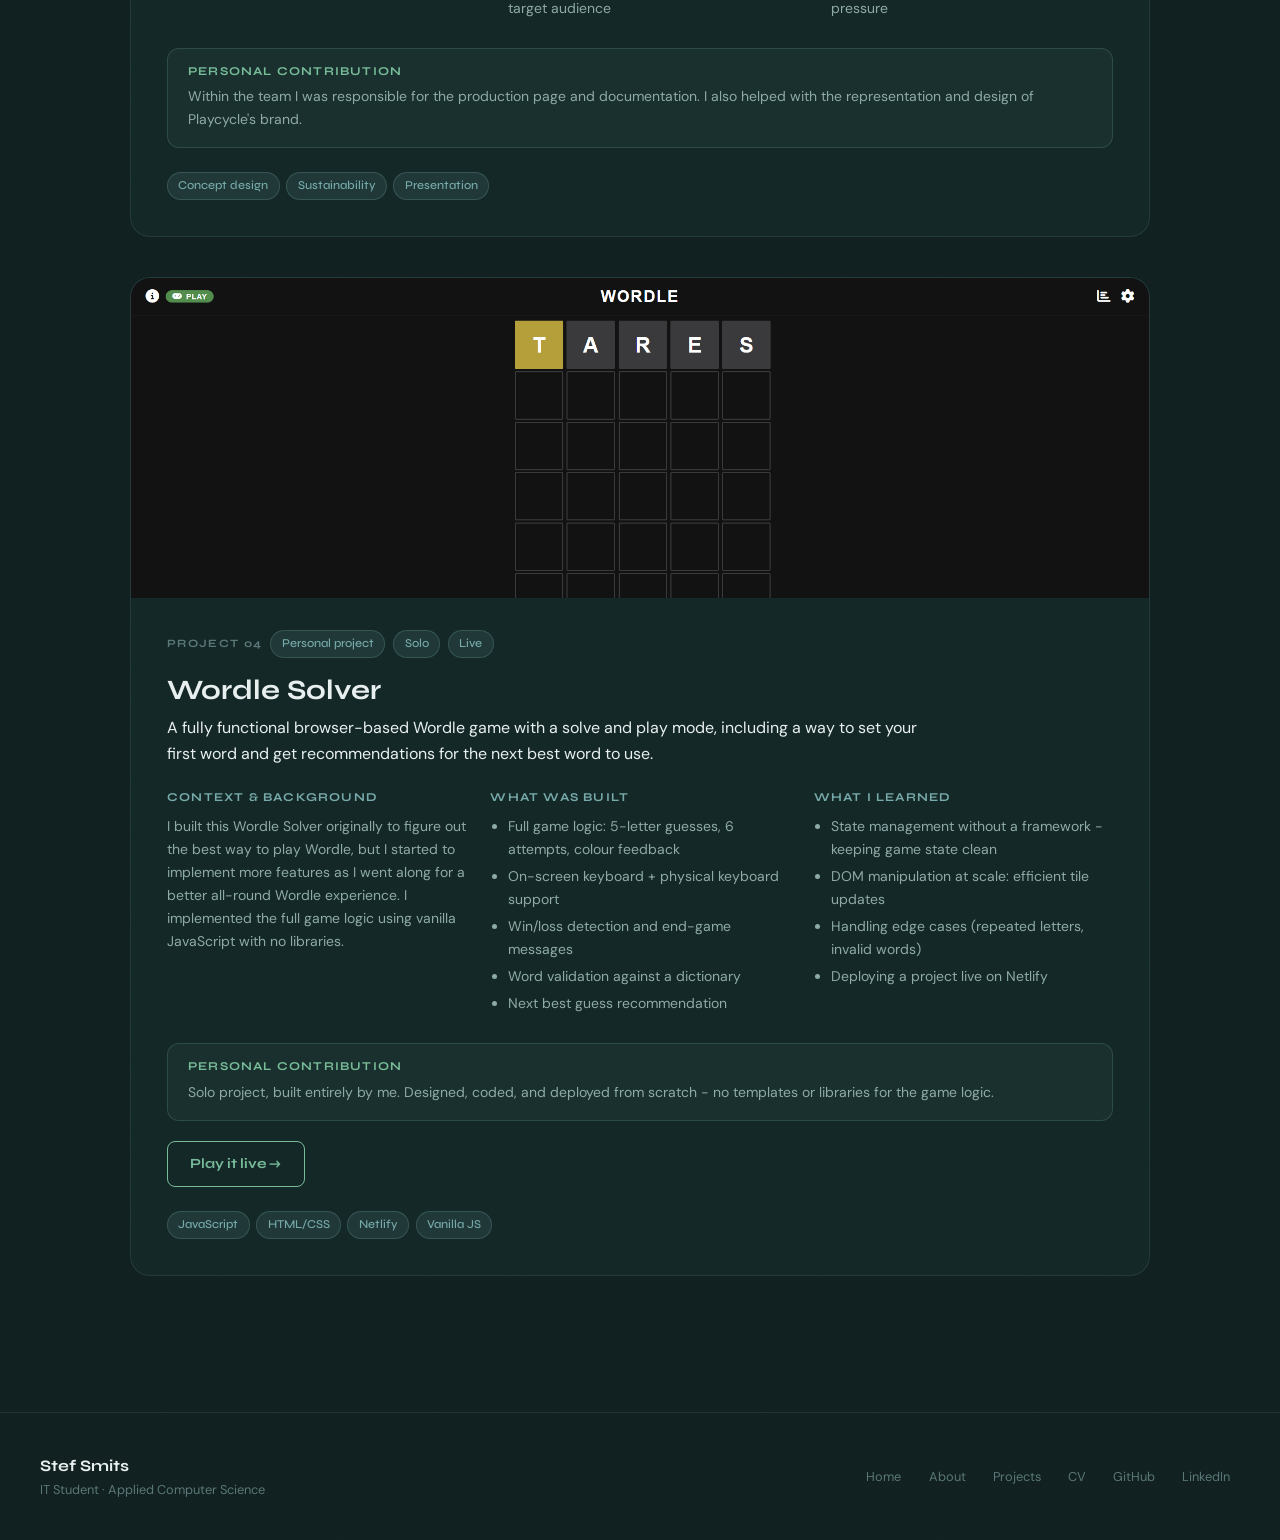
<file: projects.html>
<!DOCTYPE html>
<html lang="en">
<head>
  <meta charset="UTF-8" />
  <meta name="viewport" content="width=device-width, initial-scale=1.0" />
  <title>Projects - Stef Smits</title>
  <meta name="description" content="Projects by Stef Smits - educational platforms, web apps, concept work and more." />
  <link rel="icon" href="assets/images/favicon.svg" type="image/svg+xml" />
  <link rel="stylesheet" href="css/style.css" />
  <style>
    /* ── Page hero ───────────────────────────────── */
    .page-hero {
      padding: clamp(3rem, 8vw, 5rem) 0 2rem;
      position: relative;
      overflow: hidden;
    }
    .page-hero::before {
      content: '';
      position: absolute;
      inset: 0;
      background: radial-gradient(ellipse 60% 70% at 85% 40%, rgba(42,74,90,0.4) 0%, transparent 65%);
      pointer-events: none;
    }

    /* ── Project card ────────────────────────────── */
    .project-card {
      background: var(--bg-card);
      border: 1px solid var(--border);
      border-radius: var(--radius-lg);
      overflow: hidden;
      margin-bottom: 2.5rem;
      transition: border-color var(--transition), box-shadow var(--transition);
    }
    .project-card:hover {
      border-color: var(--border-glow);
      box-shadow: 0 16px 48px rgba(0,0,0,0.3);
    }

    /* image / screenshot area */
    .project-visual {
      width: 100%;
      height: clamp(180px, 30vw, 320px);
      background: var(--bg-card-2);
      overflow: hidden;
      display: flex;
      align-items: center;
      justify-content: center;
      position: relative;
    }
    .project-visual img {
      width: 100%; height: 100%;
      object-fit: cover;
      object-position: top;
      transition: transform 0.5s ease;
    }
    .project-card:hover .project-visual img {
      transform: scale(1.03);
    }
    /* fallback when no real screenshot yet */
    .project-placeholder {
      width: 100%; height: 100%;
      display: flex;
      flex-direction: column;
      align-items: center;
      justify-content: center;
      gap: 0.75rem;
      background: linear-gradient(135deg, var(--bg-card) 0%, var(--bg-card-2) 100%);
      color: var(--text-dim);
    }
    .project-placeholder .ph-icon { font-size: 3rem; }
    .project-placeholder .ph-label {
      font-family: var(--ff-display);
      font-size: 0.75rem;
      font-weight: 700;
      letter-spacing: 0.1em;
      text-transform: uppercase;
    }
    /* screenshot grid for multiple images */
    .screenshot-grid {
      display: grid;
      grid-template-columns: 1fr 1fr;
      gap: 2px;
      width: 100%; height: 100%;
    }
    .screenshot-grid img {
      width: 100%; height: 100%;
      object-fit: cover;
    }

    /* project body */
    .project-body {
      padding: 2rem 2.25rem 2.25rem;
    }

    .project-meta {
      display: flex;
      flex-wrap: wrap;
      align-items: center;
      gap: 0.5rem;
      margin-bottom: 1rem;
    }
    .project-number {
      font-family: var(--ff-display);
      font-size: 0.7rem;
      font-weight: 700;
      letter-spacing: 0.12em;
      text-transform: uppercase;
      color: var(--text-dim);
    }

    .project-body h2 {
      font-size: clamp(1.25rem, 3vw, 1.75rem);
      margin-bottom: 0.5rem;
    }
    .project-lead {
      font-size: 1rem;
      color: var(--text);
      margin-bottom: 1.5rem;
      max-width: 70ch;
    }

    /* details grid */
    .project-details {
      display: grid;
      grid-template-columns: repeat(auto-fit, minmax(240px, 1fr));
      gap: 1.5rem;
      margin-bottom: 1.5rem;
    }

    .detail-block { }
    .detail-block h4 {
      font-size: 0.75rem;
      font-weight: 700;
      letter-spacing: 0.1em;
      text-transform: uppercase;
      color: var(--cyan);
      margin-bottom: 0.6rem;
    }
    .detail-block p, .detail-block li {
      font-size: 0.875rem;
      color: var(--text-muted);
      max-width: none;
    }
    .detail-block ul { padding-left: 1.1rem; list-style: disc; }
    .detail-block li { margin-bottom: 0.25rem; }

    .my-contribution {
      background: rgba(119,187,153,0.06);
      border: 1px solid rgba(119,187,153,0.2);
      border-radius: var(--radius);
      padding: 1rem 1.25rem;
      margin-top: 1rem;
    }
    .my-contribution h4 {
      font-size: 0.75rem;
      font-weight: 700;
      letter-spacing: 0.1em;
      text-transform: uppercase;
      color: var(--green);
      margin-bottom: 0.4rem;
    }
    .my-contribution p { font-size: 0.875rem; max-width: none; }

    .project-footer-tags {
      display: flex;
      flex-wrap: wrap;
      gap: 0.4rem;
      margin-top: 1.5rem;
    }

    /* ── Filter bar ──────────────────────────────── */
    .filter-bar {
      display: flex;
      flex-wrap: wrap;
      gap: 0.5rem;
      margin-bottom: 2.5rem;
    }
    .filter-btn {
      padding: 0.4rem 1rem;
      background: var(--bg-card);
      border: 1px solid var(--border);
      border-radius: 99px;
      font-family: var(--ff-display);
      font-size: 0.8rem;
      font-weight: 600;
      color: var(--text-muted);
      cursor: pointer;
      transition: var(--transition);
    }
    .filter-btn.active,
    .filter-btn:hover {
      background: rgba(119,187,153,0.1);
      border-color: var(--green);
      color: var(--green);
    }

    /* Screenshot placeholder notice */
    .img-note {
      font-size: 0.75rem;
      color: var(--text-dim);
      margin-top: 0.4rem;
      font-style: italic;
    }
  </style>
</head>
<body>

<!-- ── Navigation ─────────────────────────────── -->
<nav class="nav">
  <a href="index.html" class="nav-logo">
    <span class="nav-logo-dot"></span>
    Stef Smits
  </a>
  <button class="nav-toggle" aria-label="Toggle menu">
    <span></span><span></span><span></span>
  </button>
  <div class="nav-links">
    <a href="index.html">Home</a>
    <a href="about.html">About</a>
    <a href="projects.html">Projects</a>
    <a href="cv.html">CV</a>
  </div>
</nav>

<div class="page-wrap">

  <!-- ── Page Hero ──────────────────────────────── -->
  <div class="page-hero">
    <div class="container">
      <p class="label fade-up">Projects & Achievements</p>
      <h1 class="fade-up delay-1">What I've built<br/>and what I learned.</h1>
      <p class="fade-up delay-2" style="font-size:1.05rem; margin-top:1rem; max-width:58ch;">
        Each project below includes context, what I actually made, what I learned,
        and - for group work - exactly which part was mine.
      </p>
    </div>
  </div>

  <section class="section">
    <div class="container">

      <!-- ────────────────────────────────────────────
           PROJECT 1 - Poutrel Web App (SKIL2 Semester 2)
           ──────────────────────────────────────────── -->
      <div class="project-card" id="project-2" data-reveal="0.05">
        <div class="project-visual">
          <img src="assets/images/poutrel-screen.jpg" alt="Poutrel web app" />
        </div>
        <div class="project-body">
          <div class="project-meta">
            <span class="project-number">Project 01</span>
            <span class="tag green">SKIL2 · Semester 2</span>
            <span class="tag">In progress</span>
            <span class="tag">Group project</span>
          </div>
          <h2>Poutrel Web App</h2>
          <p class="project-lead">
            A fitness coaching management platform being built for a client - Poutrel.
            The app handles training session management, material distribution,
            and customer guidance in one integrated web application.
          </p>

          <div class="project-details">
            <div class="detail-block">
              <h4>Context &amp; Background</h4>
              <p>
                This is the semester-two SKIL2 assignment - a group project for a client.
                Poutrel is a fitness coaching business that is in need of a digital tool to manage their workflow.
                Working for a client added requirements gathering, expectation management,
                and iterative feedback to the technical challenge.
              </p>
            </div>
            <div class="detail-block">
              <h4>What's been built so far</h4>
              <ul>
                <li>Requirements analysis and wireframe planning</li>
                <li>Core data models and backend structure</li>
                <li>Hosting and deployment</li>
                <li>Client-facing frontend components</li>
              </ul>
            </div>
            <div class="detail-block">
              <h4>What I'm learning</h4>
              <ul>
                <li>Translating real business needs into technical requirements</li>
                <li>Building modular, maintainable web application architecture</li>
                <li>Managing scope when working with an actual client</li>
                <li>Backend data flow and frontend integration</li>
              </ul>
            </div>
          </div>

          <div class="my-contribution">
            <h4>My personal contribution</h4>
            <p>
              Within the team I am responsible for the functionalities where customers can buy lesson packages,
              view the training schemes given by their coach and give feedback on how the exercises went.
              I also am responsible for the layout and styling across all pages.
            </p>
          </div>

          <div class="project-footer-tags">
            <span class="tag">PHP</span>
            <span class="tag">JavaScript</span>
            <span class="tag">HTML/CSS</span>
            <span class="tag">MySQL</span>
          </div>
        </div>
      </div>

      <!-- ────────────────────────────────────────────
           PROJECT 2 - Dissectionary (SKIL2 Semester 1)
           ──────────────────────────────────────────── -->
      <div class="project-card" id="project-1" data-reveal="0">
        <div class="project-visual">
          <img src="assets/images/dissectionary-screen.jpg" alt="Dissectionary interface" />
        </div>
        <div class="project-body">
          <div class="project-meta">
            <span class="project-number">Project 02</span>
            <span class="tag green">SKIL1 · Semester 2</span>
            <span class="tag">Group project</span>
            <span class="tag">Educational platform</span>
          </div>
          <h2>Dissectionary</h2>
          <p class="project-lead">
            An interactive educational web platform built to help students explore human anatomy
            and test their knowledge through guided quizzes and structured content.
          </p>

          <div class="project-details">
            <div class="detail-block">
              <h4>Context &amp; Background</h4>
              <p>
                Built as the semester-two SKIL1 project. The goal was to apply HTML, CSS, and JavaScript
                skills in a real use-case: making anatomy approachable and interactive for learners.
                The project ran over several weeks with a team of classmates.
              </p>
            </div>
            <div class="detail-block">
              <h4>What was built</h4>
              <ul>
                <li>Multipage web application with structured anatomy content</li>
                <li>Interactive quiz system with correct/incorrect feedback</li>
                <li>Clean navigation between body systems and topics</li>
                <li>Consistent visual design across all pages</li>
              </ul>
            </div>
            <div class="detail-block">
              <h4>What I learned</h4>
              <ul>
                <li>Structuring a multipage site with shared navigation logic</li>
                <li>Balancing usability with technical constraints</li>
                <li>Working iteratively with a team - merge conflicts and all</li>
                <li>The importance of consistent visual language across pages</li>
              </ul>
            </div>
          </div>

          <div class="my-contribution">
            <h4>My personal contribution</h4>
            <p>
              I was responsible for the styling, creating images, and fixing errors in the project.
              I also helped coordinate the structure of the project files to keep the team's work consistent.
            </p>
          </div>

          <div class="project-footer-tags">
            <span class="tag">HTML</span>
            <span class="tag">CSS</span>
            <span class="tag">JavaScript</span>
          </div>
        </div>
      </div>

      <!-- ────────────────────────────────────────────
           PROJECT 3 - Playcycle (Digital Startup)
           ──────────────────────────────────────────── -->
      <div class="project-card" id="project-3" data-reveal="0.05">
        <div class="project-visual">
          <img src="assets/images/playcycle-screen.jpg" alt="Playcycle landing page" />
        </div>
        <div class="project-body">
          <div class="project-meta">
            <span class="project-number">Project 03</span>
            <span class="tag green">Digital Startup</span>
            <span class="tag">Group project</span>
            <span class="tag">Sustainability</span>
          </div>
          <h2>Playcycle</h2>
          <p class="project-lead">
            A modular game controller concept designed to fight electronic waste -
            individual components can be replaced or upgraded independently,
            extending the product's life instead of discarding the whole unit.
          </p>

          <div class="project-details">
            <div class="detail-block">
              <h4>Context &amp; Background</h4>
              <p>
                Playcycle came from a question I kept asking: why do entire controllers
                become landfill when a single thumbstick wears out? The concept combines
                modular hardware design with a circular economy model aimed at the gaming market.
              </p>
            </div>
            <div class="detail-block">
              <h4>What was developed</h4>
              <ul>
                <li>Full product concept with modular component architecture</li>
                <li>Value proposition: cost savings + reduced e-waste</li>
                <li>User journey: buy once, replace parts, never discard</li>
                <li>Presentation with market positioning and target audience</li>
              </ul>
            </div>
            <div class="detail-block">
              <h4>What I learned</h4>
              <ul>
                <li>How to frame a technology idea for a non-technical audience</li>
                <li>Connecting sustainability goals to real product decisions</li>
                <li>Concept validation: turning "what if" into "why this works"</li>
                <li>Presenting ideas convincingly under time pressure</li>
              </ul>
            </div>
          </div>

          <div class="my-contribution">
            <h4>Personal contribution</h4>
            <p>
              Within the team I was responsible for the production page and documentation.
              I also helped with the representation and design of Playcycle's brand.
            </p>
          </div>

          <div class="project-footer-tags">
            <span class="tag">Concept design</span>
            <span class="tag">Sustainability</span>
            <span class="tag">Presentation</span>
          </div>
        </div>
      </div>

      <!-- ────────────────────────────────────────────
           PROJECT 4 - Wordle Solver (Personal Project)
           ──────────────────────────────────────────── -->
      <div class="project-card" id="project-4" data-reveal="0.05">
        <div class="project-visual">
          <img src="assets/images/wordle-screen.jpg" alt="Wordle solver" />
        </div>
        <div class="project-body">
          <div class="project-meta">
            <span class="project-number">Project 04</span>
            <span class="tag">Personal project</span>
            <span class="tag">Solo</span>
            <span class="tag">Live</span>
          </div>
          <h2>Wordle Solver</h2>
          <p class="project-lead">
            A fully functional browser-based Wordle game with a solve and play mode,
            including a way to set your first word and get recommendations for the next best word to use.
          </p>

          <div class="project-details">
            <div class="detail-block">
              <h4>Context &amp; Background</h4>
              <p>
                I built this Wordle Solver originally to figure out the best way to play Wordle,
                but I started to implement more features as I went along for a better all-round Wordle experience.
                I implemented the full game logic using vanilla JavaScript with no libraries.
              </p>
            </div>
            <div class="detail-block">
              <h4>What was built</h4>
              <ul>
                <li>Full game logic: 5-letter guesses, 6 attempts, colour feedback</li>
                <li>On-screen keyboard + physical keyboard support</li>
                <li>Win/loss detection and end-game messages</li>
                <li>Word validation against a dictionary</li>
                <li>Next best guess recommendation</li>
              </ul>
            </div>
            <div class="detail-block">
              <h4>What I learned</h4>
              <ul>
                <li>State management without a framework - keeping game state clean</li>
                <li>DOM manipulation at scale: efficient tile updates</li>
                <li>Handling edge cases (repeated letters, invalid words)</li>
                <li>Deploying a project live on Netlify</li>
              </ul>
            </div>
          </div>

          <div class="my-contribution">
            <h4>Personal contribution</h4>
            <p>
              Solo project, built entirely by me. Designed, coded, and deployed from scratch -
              no templates or libraries for the game logic.
            </p>
          </div>

          <div style="margin-top:1.25rem;">
            <a href="https://tooreal.netlify.app/wordle" target="_blank" rel="noopener" class="btn btn-outline">
              Play it live →
            </a>
          </div>

          <div class="project-footer-tags">
            <span class="tag">JavaScript</span>
            <span class="tag">HTML/CSS</span>
            <span class="tag">Netlify</span>
            <span class="tag">Vanilla JS</span>
          </div>
        </div>
      </div>
    </div>
  </section>
</div>

<!-- ── Footer ─────────────────────────────────── -->
<footer>
  <div>
    <div class="foot-brand">Stef Smits</div>
    <div class="foot-sub">IT Student · Applied Computer Science</div>
  </div>
  <nav class="foot-links">
    <a href="index.html">Home</a>
    <a href="about.html">About</a>
    <a href="projects.html">Projects</a>
    <a href="cv.html">CV</a>
    <a href="https://github.com/stefsmits2004" target="_blank" rel="noopener">GitHub</a>
    <a href="https://linkedin.com/in/stefsmits2004" target="_blank" rel="noopener">LinkedIn</a>
  </nav>
</footer>

<script src="js/main.js"></script>
</body>
</html>
</file>
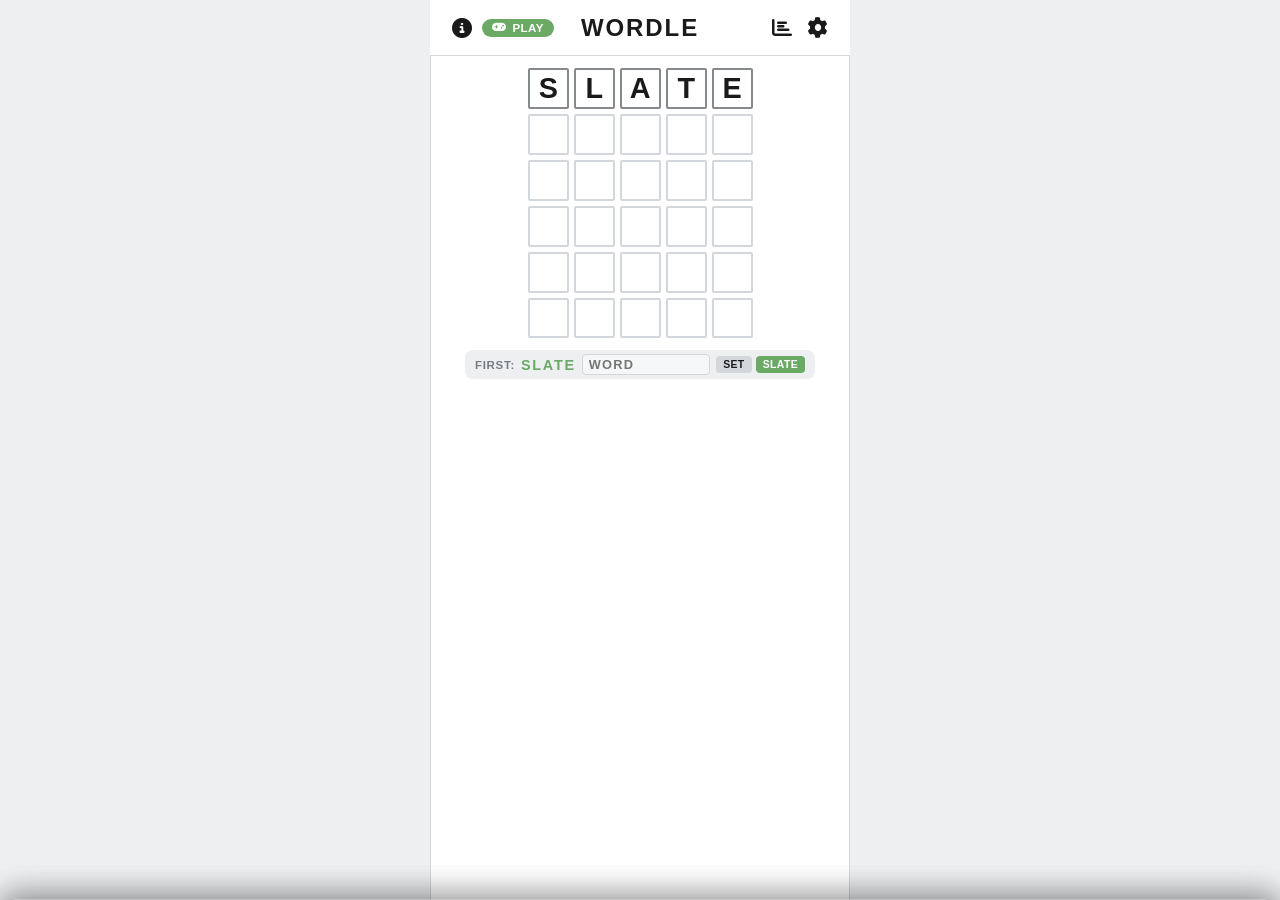
<file: wordle.html>
<!doctype html>
<html lang="en">
<head>
  <meta charset="UTF-8" />
  <meta name="viewport" content="width=device-width, initial-scale=1, maximum-scale=1, user-scalable=no" />
  <meta name="description" content="Wordle game and solver." />
  <title>Wordle</title>
  <script>
    try {
      const settings = JSON.parse(localStorage.getItem("wdl_settings") || "{}");
      if (settings.useFirstGuess === false) {
        document.documentElement.setAttribute("data-first-guess-enabled", "false");
      }
    } catch (e) {}
  </script>
  <link rel="icon" type="image/svg+xml" href="assets/images/favicon.svg" />
  <link rel="stylesheet" href="https://cdnjs.cloudflare.com/ajax/libs/font-awesome/6.5.2/css/all.min.css" crossorigin="anonymous" />
  <link rel="stylesheet" href="css/wordle.css" />
</head>
<body>

  <!-- ===== HEADER ===== -->
  <header id="wordle-header">
    <div class="header-left">
      <button class="icon-btn" id="btn-info" aria-label="How to play" title="How to play">
        <i class="fa-solid fa-circle-info"></i>
      </button>
      <button class="mode-toggle active-play" id="mode-toggle-btn" aria-label="Toggle mode">
        <i class="fa-solid fa-gamepad"></i> Play
      </button>
    </div>

    <span class="header-title">Wordle</span>

    <div class="header-right">
      <button class="icon-btn" id="btn-stats" aria-label="Statistics" title="Statistics">
        <i class="fa-solid fa-chart-bar"></i>
      </button>
      <button class="icon-btn" id="btn-settings" aria-label="Settings" title="Settings">
        <i class="fa-solid fa-gear"></i>
      </button>
    </div>
  </header>

  <!-- ===== GAME AREA ===== -->
  <div id="game-container">

    <!-- Board -->
    <div id="board-container">
      <div id="board"></div>
    </div>

    <!-- First Guess Bar -->
    <div id="first-guess-bar">
      <label>First:</label>
      <span id="first-guess-display">SLATE</span>
      <input id="first-guess-input" aria-label="First guess word" maxlength="5" placeholder="WORD" autocomplete="off" spellcheck="false" />
      <div id="first-guess-buttons">
        <button class="fg-btn" id="fg-set-btn" title="Set">Set</button>
        <button class="fg-btn suggest" id="fg-slate-btn" title="Use SLATE (recommended)">Slate</button>
      </div>
    </div>

    <!-- Solver panel (shows in solve mode or when solve is run) -->
    <div id="solver-panel">
      <div class="solver-row">
        <div class="solver-box">
          <h4>Possible words <span id="possible-count" style="color:var(--color-correct)"></span></h4>
          <div id="possible-words-list"></div>
        </div>
        <div class="solver-box">
          <h4>Best guesses</h4>
          <div id="best-guess-area"></div>
        </div>
      </div>
    </div>

    <!-- Native input keeps phone keyboard support; letters render in the board -->
    <div id="mobile-input-row" aria-hidden="true">
      <input id="mobile-guess-input" type="text" inputmode="text" autocapitalize="characters"
        aria-label="Type your guess" maxlength="5"
        autocomplete="off" spellcheck="false" />
    </div>

    <!-- ===== WORD REVEAL (failed game) ===== -->
    <div id="word-reveal"></div>

    <!-- ===== PLAY AGAIN ===== -->
    <button id="play-again-btn" type="button">
      <i class="fa-solid fa-rotate-right"></i> Play Again
    </button>
  </div>

  <!-- ===== TOAST ===== -->
  <div id="toast-container"></div>

  <!-- ===== CONFETTI ===== -->
  <canvas id="confetti-canvas"></canvas>

  <!-- ===== BACKDROP ===== -->
  <div id="panel-backdrop"></div>

  <!-- ===== STATS PANEL ===== -->
  <div class="slide-panel" id="stats-panel" role="dialog" aria-label="Statistics">
    <div class="slide-panel-header">
      <span class="slide-panel-title">Statistics</span>
      <button class="panel-close" aria-label="Close"><i class="fa-solid fa-xmark"></i></button>
    </div>

    <div class="stats-grid">
      <div class="stat-item">
        <div class="stat-num" id="stat-played">0</div>
        <div class="stat-label">Played</div>
      </div>
      <div class="stat-item">
        <div class="stat-num" id="stat-winpct">0</div>
        <div class="stat-label">Win %</div>
      </div>
      <div class="stat-item">
        <div class="stat-num" id="stat-streak">0</div>
        <div class="stat-label">Streak</div>
      </div>
      <div class="stat-item">
        <div class="stat-num" id="stat-maxstreak">0</div>
        <div class="stat-label">Max Streak</div>
      </div>
    </div>

    <div class="guess-dist">
      <h4>Guess Distribution</h4>
      <div id="guess-dist"></div>
    </div>

    <div class="stats-actions">
      <button class="stats-btn" id="btn-share-stats">
        <i class="fa-solid fa-share-nodes"></i> Share
      </button>
      <button class="stats-btn danger" id="btn-reset-stats">
        <i class="fa-solid fa-trash"></i> Reset Stats
      </button>
    </div>
  </div>

  <!-- ===== SETTINGS PANEL ===== -->
  <div class="slide-panel" id="settings-panel" role="dialog" aria-label="Settings">
    <div class="slide-panel-header">
      <span class="slide-panel-title">Settings</span>
      <button class="panel-close" aria-label="Close"><i class="fa-solid fa-xmark"></i></button>
    </div>

    <div class="setting-row">
      <div>
        <div class="setting-label">Hard Mode</div>
        <div class="setting-desc">Any revealed hints must be used in subsequent guesses</div>
      </div>
      <label class="toggle-switch">
        <input type="checkbox" id="toggle-hard" />
        <span class="toggle-track"></span>
      </label>
    </div>

    <div class="setting-row">
      <div>
        <div class="setting-label">Dark Theme</div>
        <div class="setting-desc">Default follows your system preference</div>
      </div>
      <label class="toggle-switch">
        <input type="checkbox" id="toggle-dark" />
        <span class="toggle-track"></span>
      </label>
    </div>

    <div class="setting-row">
      <div>
        <div class="setting-label">Color Blind Mode</div>
        <div class="setting-desc">High contrast colors for better accessibility</div>
      </div>
      <label class="toggle-switch">
        <input type="checkbox" id="toggle-colorblind" />
        <span class="toggle-track"></span>
      </label>
    </div>

    <div class="setting-row">
      <div>
        <div class="setting-label">First Guess</div>
        <div class="setting-desc">Auto-fill your preferred starting word</div>
      </div>
      <label class="toggle-switch">
        <input type="checkbox" id="toggle-first-guess" />
        <span class="toggle-track"></span>
      </label>
    </div>
  </div>

  <!-- ===== INFO PANEL ===== -->
  <div class="slide-panel" id="info-panel" role="dialog" aria-label="How to play">
    <div class="slide-panel-header">
      <span class="slide-panel-title">How to Play</span>
      <button class="panel-close" aria-label="Close"><i class="fa-solid fa-xmark"></i></button>
    </div>

    <p class="info-text">Guess the <strong>Wordle</strong> in 6 tries.</p>
    <p class="info-text">Each guess must be a valid 5-letter word. Hit <strong>ENTER</strong> to submit.</p>
    <p class="info-text">After each guess, the color of the tiles will change to show how close your guess was to the word.</p>

    <hr class="info-divider" />

    <p class="info-text"><strong>Examples</strong></p>

    <div class="info-example-row">
      <div class="info-tile is-green">W</div>
      <div class="info-tile">E</div>
      <div class="info-tile">A</div>
      <div class="info-tile">R</div>
      <div class="info-tile">Y</div>
    </div>
    <p class="info-text"><strong>W</strong> is in the word and in the correct spot.</p>

    <div class="info-example-row">
      <div class="info-tile">P</div>
      <div class="info-tile is-yellow">I</div>
      <div class="info-tile">L</div>
      <div class="info-tile">L</div>
      <div class="info-tile">S</div>
    </div>
    <p class="info-text"><strong>I</strong> is in the word but in the wrong spot.</p>

    <div class="info-example-row">
      <div class="info-tile">V</div>
      <div class="info-tile">A</div>
      <div class="info-tile">G</div>
      <div class="info-tile is-gray">U</div>
      <div class="info-tile">E</div>
    </div>
    <p class="info-text"><strong>U</strong> is not in the word in any spot.</p>

    <hr class="info-divider" />

    <p class="info-text"><strong>Modes</strong></p>
    <p class="info-text"><strong>Play</strong> - Play a random Wordle. Your first guess is always your locked-in preferred starting word.</p>
    <p class="info-text"><strong>Solve</strong> - Type a guess, press ENTER, then click tiles to cycle their color (gray / yellow / green) to match what another Wordle site showed you. The solver will suggest best next guesses.</p>
  </div>

  <script src="js/wordle.js"></script>
</body>
</html>
</file>
<file: css/style.css>
/* ═══════════════════════════════════════════════
   STEF SMITS PORTFOLIO — Global Stylesheet
   Palette: green #77bb99 | dark-green #345151
            cyan  #77aaaa | dark-cyan  #2a4a5a
   ═══════════════════════════════════════════════ */

@import url('https://fonts.googleapis.com/css2?family=Syne:wght@400;600;700;800&family=DM+Sans:ital,opsz,wght@0,9..40,300;0,9..40,400;0,9..40,500;1,9..40,300&display=swap');

/* ── Reset & Base ────────────────────────────── */
*, *::before, *::after { box-sizing: border-box; margin: 0; padding: 0; }

:root {
  --green:       #77bb99;
  --dark-green:  #345151;
  --cyan:        #77aaaa;
  --dark-cyan:   #2a4a5a;

  --bg:          #0f1e1e;
  --bg-card:     #152828;
  --bg-card-2:   #1a3030;
  --border:      rgba(119,170,170,0.15);
  --border-glow: rgba(119,187,153,0.35);

  --text:        #e8f0ef;
  --text-muted:  #8eaaa8;
  --text-dim:    #5a7878;

  --ff-display:  'Syne', sans-serif;
  --ff-body:     'DM Sans', sans-serif;

  --radius:      12px;
  --radius-lg:   20px;
  --nav-h:       64px;
  --max-w:       1100px;
  --transition:  0.25s cubic-bezier(0.4,0,0.2,1);
}

html { scroll-behavior: smooth; }

body {
  font-family: var(--ff-body);
  background: var(--bg);
  color: var(--text);
  font-size: 16px;
  line-height: 1.65;
  min-height: 100vh;
  overflow-x: hidden;
  /* subtle grain */
  background-image: url("data:image/svg+xml,%3Csvg xmlns='http://www.w3.org/2000/svg' width='300' height='300'%3E%3Cfilter id='n'%3E%3CfeTurbulence type='fractalNoise' baseFrequency='0.75' numOctaves='4' stitchTiles='stitch'/%3E%3C/filter%3E%3Crect width='300' height='300' filter='url(%23n)' opacity='0.025'/%3E%3C/svg%3E");
}

a { color: inherit; text-decoration: none; }
img { max-width: 100%; display: block; }
ul { list-style: none; }

/* ── Typography ──────────────────────────────── */
h1, h2, h3, h4 { font-family: var(--ff-display); line-height: 1.15; }
h1 { font-size: clamp(2.2rem, 5vw, 3.8rem); font-weight: 800; }
h2 { font-size: clamp(1.6rem, 3.5vw, 2.4rem); font-weight: 700; }
h3 { font-size: clamp(1.1rem, 2.5vw, 1.4rem); font-weight: 600; }
h4 { font-size: 1rem; font-weight: 600; }
p  { color: var(--text-muted); max-width: 65ch; }

.label {
  font-family: var(--ff-display);
  font-size: 0.7rem;
  font-weight: 700;
  letter-spacing: 0.15em;
  text-transform: uppercase;
  color: var(--green);
}

/* ── Navigation ──────────────────────────────── */
.nav {
  position: fixed;
  top: 0; left: 0; right: 0;
  height: var(--nav-h);
  z-index: 100;
  display: flex;
  align-items: center;
  justify-content: space-between;
  padding: 0 clamp(1.5rem, 5vw, 3rem);
  background: rgba(15,30,30,0.85);
  backdrop-filter: blur(16px);
  -webkit-backdrop-filter: blur(16px);
  border-bottom: 1px solid var(--border);
}

.nav-logo {
  font-family: var(--ff-display);
  font-weight: 800;
  font-size: 1.15rem;
  display: flex;
  align-items: center;
  gap: 0.5rem;
  color: var(--text);
  transition: color var(--transition);
}
.nav-logo:hover { color: var(--green); }
.nav-logo-dot {
  width: 8px; height: 8px;
  border-radius: 50%;
  background: var(--green);
  display: inline-block;
}

.nav-links {
  display: flex;
  align-items: center;
  gap: 0.25rem;
}

.nav-links a {
  font-family: var(--ff-display);
  font-size: 0.875rem;
  font-weight: 600;
  padding: 0.4rem 0.9rem;
  border-radius: 6px;
  color: var(--text-muted);
  transition: color var(--transition), background var(--transition);
}
.nav-links a:hover { color: var(--text); background: var(--border); }
.nav-links a.active { color: var(--green); }

/* hamburger */
.nav-toggle {
  display: none;
  flex-direction: column;
  gap: 5px;
  cursor: pointer;
  padding: 4px;
  background: none;
  border: none;
}
.nav-toggle span {
  width: 24px; height: 2px;
  background: var(--text);
  border-radius: 2px;
  transition: var(--transition);
}

@media (max-width: 600px) {
  .nav-links {
    position: fixed;
    top: var(--nav-h); left: 0; right: 0;
    flex-direction: column;
    background: rgba(15,30,30,0.97);
    padding: 1.5rem;
    gap: 0.5rem;
    border-bottom: 1px solid var(--border);
    transform: translateY(-120%);
    transition: transform var(--transition);
  }
  .nav-links.open { transform: translateY(0); }
  .nav-links a { font-size: 1rem; padding: 0.75rem 1rem; width: 100%; }
  .nav-toggle { display: flex; }
}

/* ── Layout helpers ───────────────────────────── */
.page-wrap {
  padding-top: var(--nav-h);
  min-height: 100vh;
}

.container {
  max-width: var(--max-w);
  margin: 0 auto;
  padding: 0 clamp(1.25rem, 5vw, 2.5rem);
}

.section {
  padding: clamp(3.5rem, 8vw, 6rem) 0;
}
.section + .section {
  border-top: 1px solid var(--border);
}

.section-header {
  margin-bottom: 2.5rem;
}
.section-header .label { margin-bottom: 0.5rem; }

/* ── Cards ───────────────────────────────────── */
.card {
  background: var(--bg-card);
  border: 1px solid var(--border);
  border-radius: var(--radius-lg);
  padding: 1.75rem;
  transition: border-color var(--transition), transform var(--transition), box-shadow var(--transition);
}
.card:hover {
  border-color: var(--border-glow);
  transform: translateY(-3px);
  box-shadow: 0 12px 40px rgba(0,0,0,0.3);
}

/* ── Buttons ──────────────────────────────────── */
.btn {
  display: inline-flex;
  align-items: center;
  gap: 0.5rem;
  padding: 0.65rem 1.4rem;
  border-radius: 8px;
  font-family: var(--ff-display);
  font-size: 0.875rem;
  font-weight: 700;
  cursor: pointer;
  transition: var(--transition);
  border: none;
}

.btn-primary {
  background: var(--green);
  color: #0f1e1e;
}
.btn-primary:hover { background: #91ccaa; transform: translateY(-1px); }

.btn-outline {
  background: transparent;
  color: var(--green);
  border: 1.5px solid var(--green);
}
.btn-outline:hover { background: rgba(119,187,153,0.1); transform: translateY(-1px); }

.btn-ghost {
  background: transparent;
  color: var(--text-muted);
  border: 1.5px solid var(--border);
}
.btn-ghost:hover { color: var(--text); border-color: var(--cyan); }

/* ── Tag / Badge ─────────────────────────────── */
.tag {
  display: inline-block;
  padding: 0.2rem 0.65rem;
  background: rgba(119,170,170,0.12);
  color: var(--cyan);
  border: 1px solid rgba(119,170,170,0.25);
  border-radius: 99px;
  font-size: 0.75rem;
  font-weight: 500;
  font-family: var(--ff-display);
  white-space: nowrap;
}
.tag.green {
  background: rgba(119,187,153,0.1);
  color: var(--green);
  border-color: rgba(119,187,153,0.25);
}

/* ── Skill bar ────────────────────────────────── */
.skill-bar-wrap { margin: 0.5rem 0; }
.skill-bar-label {
  display: flex;
  justify-content: space-between;
  margin-bottom: 0.3rem;
  font-size: 0.85rem;
  color: var(--text);
}
.skill-bar-track {
  height: 6px;
  background: rgba(255,255,255,0.07);
  border-radius: 99px;
  overflow: hidden;
}
.skill-bar-fill {
  height: 100%;
  background: linear-gradient(90deg, var(--dark-green), var(--green));
  border-radius: 99px;
  transform-origin: left;
  transform: scaleX(0);
  transition: transform 0.8s cubic-bezier(0.4,0,0.2,1);
}
.skill-bar-fill.animated { transform: scaleX(1); }

/* ── Divider ─────────────────────────────────── */
.divider {
  width: 48px; height: 3px;
  background: linear-gradient(90deg, var(--green), var(--cyan));
  border-radius: 99px;
  margin: 1rem 0 1.5rem;
}

/* ── Footer ───────────────────────────────────── */
footer {
  border-top: 1px solid var(--border);
  padding: 2.5rem clamp(1.25rem, 5vw, 2.5rem);
  display: flex;
  flex-wrap: wrap;
  align-items: center;
  justify-content: space-between;
  gap: 1rem;
}
footer .foot-brand {
  font-family: var(--ff-display);
  font-weight: 700;
  font-size: 1rem;
  color: var(--text);
}
footer .foot-sub { font-size: 0.8rem; color: var(--text-dim); }
footer .foot-links {
  display: flex;
  gap: 0.5rem;
  flex-wrap: wrap;
}
footer .foot-links a {
  font-size: 0.8rem;
  color: var(--text-dim);
  padding: 0.3rem 0.6rem;
  border-radius: 6px;
  transition: color var(--transition), background var(--transition);
}
footer .foot-links a:hover { color: var(--green); background: rgba(119,187,153,0.08); }

/* ── Animations ───────────────────────────────── */
@keyframes fadeUp {
  from { opacity: 0; transform: translateY(24px); }
  to   { opacity: 1; transform: translateY(0); }
}
@keyframes fadeIn {
  from { opacity: 0; }
  to   { opacity: 1; }
}
@keyframes pulse-dot {
  0%, 100% { box-shadow: 0 0 0 0 rgba(119,187,153,0.6); }
  50%       { box-shadow: 0 0 0 8px rgba(119,187,153,0); }
}

.fade-up   { animation: fadeUp 0.7s cubic-bezier(0.4,0,0.2,1) both; }
.fade-in   { animation: fadeIn 0.5s ease both; }
.delay-1   { animation-delay: 0.1s; }
.delay-2   { animation-delay: 0.2s; }
.delay-3   { animation-delay: 0.3s; }
.delay-4   { animation-delay: 0.4s; }
.delay-5   { animation-delay: 0.5s; }

/* ── Utility ─────────────────────────────────── */
.flex      { display: flex; }
.flex-col  { display: flex; flex-direction: column; }
.gap-1     { gap: 0.5rem; }
.gap-2     { gap: 1rem; }
.gap-3     { gap: 1.5rem; }
.gap-4     { gap: 2rem; }
.items-center { align-items: center; }
.flex-wrap { flex-wrap: wrap; }
.mt-1      { margin-top: 0.5rem; }
.mt-2      { margin-top: 1rem; }
.mt-3      { margin-top: 1.5rem; }
.mt-4      { margin-top: 2rem; }
.text-green { color: var(--green); }
.text-cyan  { color: var(--cyan); }
.text-muted { color: var(--text-muted); }
</file>
<file: css/wordle.css>
/* ============================================================
   wordle.css — standalone Wordle solver/game styles
   No dependency on site-wide style.css
   ============================================================ */

/* ---------- CSS Variables ---------- */
:root {
  --phone-width: 420px;
  --panel-width: min(350px, calc(100vw - 24px));
  --solver-max-height: 300px;
  --color-tone-1: #1a1a1b;
  --color-tone-2: #787c7e;
  --color-tone-3: #878a8c;
  --color-tone-4: #d3d6da;
  --color-tone-5: #edeff1;
  --color-tone-6: #f6f7f8;
  --color-tone-7: #ffffff;
  --color-nav-chevron: #787c7e;
  --opacity-50: rgba(255,255,255,0.5);
  --header-background: #ffffff;
  --color-background: #ffffff;
  --color-present: #c9b458;
  --color-correct: #6aaa64;
  --color-absent: #787c7e;
  --color-correct-dark: #538d4e;
  --color-present-dark: #b59f3b;
  --tile-border-color: #d3d6da;
  --tile-text-color: #1a1a1b;
  --key-bg: #d3d6da;
  --key-text: #1a1a1b;
  --overlay-bg: rgba(255,255,255,0.9);
  --panel-bg: #ffffff;
  --shadow: 0 4px 24px rgba(0,0,0,0.12);
  --font-family: 'Clear Sans', 'Helvetica Neue', Arial, sans-serif;
  --header-height: 56px;
}

[data-theme="dark"] {
  --color-tone-1: #ffffff;
  --color-tone-2: #818384;
  --color-tone-3: #565758;
  --color-tone-4: #3a3a3c;
  --color-tone-5: #272729;
  --color-tone-6: #1a1a1b;
  --color-tone-7: #121213;
  --header-background: #121213;
  --color-background: #121213;
  --color-correct: #538d4e;
  --color-present: #b59f3b;
  --color-absent: #3a3a3c;
  --tile-border-color: #3a3a3c;
  --tile-text-color: #ffffff;
  --key-bg: #818384;
  --key-text: #ffffff;
  --overlay-bg: rgba(18,18,19,0.92);
  --panel-bg: #121213;
  --shadow: 0 4px 24px rgba(0,0,0,0.5);
}

[data-colorblind="true"] {
  --color-correct: #f5793a;
  --color-present: #85c0f9;
  --color-correct-dark: #d96b26;
  --color-present-dark: #5da4e4;
}

/* ---------- Reset & Base ---------- */
*, *::before, *::after { box-sizing: border-box; margin: 0; padding: 0; }

html, body {
  height: 100%;
  overflow-x: hidden;
}

body {
  font-family: var(--font-family);
  background: var(--color-tone-5);
  color: var(--color-tone-1);
  display: flex;
  flex-direction: column;
  transition: background 0.2s, color 0.2s;
  overflow-y: auto;
  overflow-x: hidden;
  overscroll-behavior: contain;
  min-height: 100vh;
  min-height: 100dvh;
  align-items: center;
}

/* ---------- Header ---------- */
#wordle-header {
  height: var(--header-height);
  width: 100%;
  max-width: var(--phone-width);
  border-bottom: 1px solid var(--color-tone-4);
  display: flex;
  align-items: center;
  justify-content: space-between;
  padding: 0 16px;
  background: var(--header-background);
  position: relative;
  z-index: 10;
  flex-shrink: 0;
}

.header-left, .header-right {
  display: flex;
  align-items: center;
  gap: 4px;
  min-width: 120px;
}

.header-right { justify-content: flex-end; }

.header-title {
  font-weight: 700;
  font-size: 1.5rem;
  letter-spacing: 0.08em;
  text-transform: uppercase;
  color: var(--color-tone-1);
  flex: 1;
  text-align: center;
  user-select: none;
}

.icon-btn {
  background: none;
  border: none;
  cursor: pointer;
  color: var(--color-tone-1);
  padding: 6px;
  border-radius: 4px;
  display: flex;
  align-items: center;
  justify-content: center;
  font-size: 1.25rem;
  transition: opacity 0.15s;
  line-height: 1;
}

.icon-btn:hover { opacity: 0.7; }

/* ---------- Mode Toggle ---------- */
.mode-toggle {
  display: flex;
  align-items: center;
  gap: 6px;
  background: var(--color-tone-5);
  border-radius: 20px;
  padding: 3px 10px;
  font-size: 0.72rem;
  font-weight: 700;
  letter-spacing: 0.04em;
  cursor: pointer;
  border: none;
  color: var(--color-tone-2);
  transition: background 0.15s;
  text-transform: uppercase;
}

.mode-toggle.active-play {
  background: var(--color-correct);
  color: #fff;
}

.mode-toggle.active-solve {
  background: var(--color-present);
  color: #fff;
}

/* ---------- Main Game Area ---------- */
#game-container {
  flex: 1 1 auto;
  display: flex;
  flex-direction: column;
  align-items: center;
  justify-content: flex-start;
  overflow-y: auto;
  overflow-x: hidden;
  padding: 8px 12px 16px 12px;
  gap: 8px;
  min-height: 0;
  width: 100%;
  max-width: var(--phone-width);
  background: var(--color-background);
  border-left: 1px solid var(--color-tone-4);
  border-right: 1px solid var(--color-tone-4);
  -webkit-overflow-scrolling: touch;
}

/* ---------- Board ---------- */
#board-container {
  flex-shrink: 0;
  display: flex;
  align-items: center;
  justify-content: center;
  width: fit-content;
  max-width: calc(100vw - 24px);
}

#board {
  display: grid;
  grid-template-rows: repeat(6, 1fr);
  gap: 5px;
  padding: 4px;
  width: 100%;
  max-width: min(380px, 92vw);
  aspect-ratio: 5 / 6;
  height: auto;
}

.wordle-row {
  display: grid;
  grid-template-columns: repeat(5, 1fr);
  gap: 5px;
}

.wordle-tile {
  display: flex;
  align-items: center;
  justify-content: center;
  font-size: clamp(1.25rem, 4.4vw, 1.8rem);
  font-weight: 700;
  text-transform: uppercase;
  border: 2px solid var(--tile-border-color);
  color: var(--tile-text-color);
  background: var(--color-background);
  cursor: pointer;
  user-select: none;
  transition: border-color 0.1s;
  aspect-ratio: 1;
  border-radius: 2px;
  line-height: 1;
  padding: 4px;
}

.wordle-tile.has-letter {
  border-color: var(--color-tone-3);
  animation: pop 0.1s ease;
}

.wordle-tile.is-gray,
.wordle-tile[data-state="0"].revealed {
  background: var(--color-absent);
  border-color: var(--color-absent);
  color: #fff;
}

.wordle-tile.is-yellow,
.wordle-tile[data-state="1"].revealed {
  background: var(--color-present);
  border-color: var(--color-present);
  color: #fff;
}

.wordle-tile.is-green,
.wordle-tile[data-state="2"].revealed {
  background: var(--color-correct);
  border-color: var(--color-correct);
  color: #fff;
}

/* Flip animation for play mode */
.wordle-tile.flip {
  animation: flip-in 0.25s ease forwards;
}

@keyframes flip-in {
  0%   { transform: rotateX(0deg); }
  50%  { transform: rotateX(-90deg); background: var(--color-background); }
  100% { transform: rotateX(0deg); }
}

/* Shake for invalid */
.wordle-row.shake {
  animation: shake 0.5s ease;
}

@keyframes shake {
  0%,100% { transform: translateX(0); }
  10%,50%,90% { transform: translateX(-4px); }
  30%,70% { transform: translateX(4px); }
}

/* Win bounce */
.wordle-tile.bounce {
  animation: bounce 0.6s ease forwards;
}

@keyframes bounce {
  0%,100% { transform: translateY(0); }
  40%      { transform: translateY(-20px); }
  60%      { transform: translateY(-10px); }
}

@keyframes pop {
  0%   { transform: scale(1); }
  50%  { transform: scale(1.12); }
  100% { transform: scale(1); }
}

/* ---------- Solver Results ---------- */
#solver-panel {
  width: var(--panel-width);
  max-width: var(--panel-width);
  flex-shrink: 0;
  display: none;
  flex-direction: column;
  gap: 6px;
}

#solver-panel.visible { display: flex; }

.solver-reset-btn {
  width: 100%;
  background: var(--color-absent);
  color: #fff;
  border: none;
  border-radius: 4px;
  padding: 12px 16px;
  cursor: pointer;
  font-size: 0.9rem;
  font-weight: 700;
  letter-spacing: 0.06em;
  text-transform: uppercase;
  display: flex;
  align-items: center;
  justify-content: center;
  gap: 8px;
  transition: opacity 0.15s ease, transform 0.1s ease;
  margin-top: 4px;
}

.solver-reset-btn:hover {
  opacity: 0.85;
}

.solver-reset-btn:active {
  transform: scale(0.98);
}

.solver-row {
  width: 100%;
  max-height: var(--solver-max-height);
  display: grid;
  grid-template-columns: repeat(2, minmax(0, 1fr));
  gap: 6px;
  align-items: stretch;
}

/* Responsive: Stack solver on mobile */
@media (max-width: 600px) {
  .solver-row {
    grid-template-columns: 1fr;
  }
}

.solver-box {
  width: 100%;
  max-height: var(--solver-max-height);
  background: var(--color-tone-5);
  border-radius: 8px;
  padding: 8px 10px;
  min-height: 0;
  min-width: 0;
  display: flex;
  flex-direction: column;
  overflow: hidden;
}

.solver-box h4 {
  font-size: 0.65rem;
  font-weight: 700;
  letter-spacing: 0.08em;
  text-transform: uppercase;
  color: var(--color-tone-2);
  margin-bottom: 4px;
}

#possible-words-list {
  flex: 0 1 auto;
  height: auto;
  min-height: 0;
  max-height: 250px;
  overflow-y: auto;
  font-size: 0.8rem;
  line-height: 1.6;
  color: var(--color-tone-1);
  font-family: monospace;
  display: flex;
  flex-wrap: wrap;
  gap: 2px 6px;
  scrollbar-width: thin;
  scrollbar-color: var(--color-correct) var(--color-tone-4);
}

#possible-words-list::-webkit-scrollbar {
  width: 8px;
}

#possible-words-list::-webkit-scrollbar-track {
  background: var(--color-tone-4);
  border-radius: 8px;
}

#possible-words-list::-webkit-scrollbar-thumb {
  background: var(--color-correct);
  border: 2px solid var(--color-tone-4);
  border-radius: 8px;
}

#possible-words-list::-webkit-scrollbar-thumb:hover {
  background: var(--color-correct-dark);
}

.possible-word {
  cursor: default;
  padding: 0;
  border-radius: 0;
  transition: none;
  white-space: nowrap;
}


#best-guess-area {
  display: flex;
  flex-direction: column;
  gap: 4px;
  max-height: 264px;
  overflow-y: auto;
  scrollbar-width: thin;
  scrollbar-color: var(--color-correct) var(--color-tone-4);
}

#best-guess-area::-webkit-scrollbar { width: 8px; }
#best-guess-area::-webkit-scrollbar-track {
  background: var(--color-tone-4);
  border-radius: 8px;
}
#best-guess-area::-webkit-scrollbar-thumb {
  background: var(--color-correct);
  border: 2px solid var(--color-tone-4);
  border-radius: 8px;
}

.best-guess-item {
  display: flex;
  align-items: center;
  gap: 6px;
  background: var(--color-tone-6);
  border-radius: 6px;
  padding: 4px 8px;
  cursor: pointer;
  transition: background 0.15s;
  border: 1.5px solid transparent;
}

.best-guess-item:hover {
  border-color: var(--color-correct);
}

.best-guess-word {
  font-size: 1rem;
  font-weight: 700;
  letter-spacing: 0.12em;
  text-transform: uppercase;
  flex: 1;
  color: var(--color-tone-1);
}

.best-guess-score {
  font-size: 0.65rem;
  color: var(--color-tone-2);
  font-weight: 600;
}

.best-guess-apply-btn {
  font-size: 0.6rem;
  background: var(--color-correct);
  color: #fff;
  border: none;
  border-radius: 4px;
  padding: 2px 6px;
  cursor: pointer;
  font-weight: 700;
  letter-spacing: 0.04em;
  text-transform: uppercase;
}

/* ---------- First Guess Lock ---------- */
#first-guess-bar {
  width: var(--panel-width);
  max-width: var(--panel-width);
  min-height: 0;
  flex-shrink: 0;
  display: flex;
  align-items: center;
  gap: 6px;
  background: var(--color-tone-5);
  border-radius: 8px;
  padding: 4px 10px;
  font-size: 0.72rem;
  flex-wrap: wrap;
}

html[data-first-guess-enabled="false"] #first-guess-bar {
  display: none;
}

#first-guess-bar label {
  font-weight: 700;
  letter-spacing: 0.06em;
  text-transform: uppercase;
  color: var(--color-tone-2);
  white-space: nowrap;
  flex-shrink: 0;
}

#first-guess-display {
  font-weight: 700;
  letter-spacing: 0.12em;
  font-size: 0.9rem;
  text-transform: uppercase;
  color: var(--color-correct);
  white-space: nowrap;
  flex-shrink: 0;
}

#first-guess-input {
  background: var(--color-tone-6);
  border: 1px solid var(--color-tone-4);
  border-radius: 4px;
  padding: 2px 6px;
  font-size: 0.8rem;
  width: auto;
  min-width: 80px;
  flex: 1 1 100px;
  text-transform: uppercase;
  color: var(--color-tone-1);
  font-family: var(--font-family);
  font-weight: 700;
  letter-spacing: 0.1em;
}

#first-guess-input:focus { outline: 2px solid var(--color-correct); }

/* Button container - keeps buttons together and prevents awkward wrapping */
#first-guess-buttons {
  display: flex;
  gap: 4px;
  flex-wrap: wrap;
  flex-shrink: 0;
  margin-left: auto;
}

.fg-btn {
  background: var(--color-tone-4);
  border: none;
  border-radius: 4px;
  padding: 3px 7px;
  cursor: pointer;
  font-size: 0.65rem;
  font-weight: 700;
  color: var(--color-tone-1);
  text-transform: uppercase;
  letter-spacing: 0.04em;
  white-space: nowrap;
  flex-shrink: 0;
  min-width: max-content;
  transition: opacity 0.15s;
}

.fg-btn:hover {
  opacity: 0.85;
}

.fg-btn:active {
  transform: scale(0.95);
}

.fg-btn.suggest { background: var(--color-correct); color: #fff; }
.fg-btn.suggest-alt { background: var(--color-present); color: #fff; }


/* ---------- Keyboard ---------- */
#mobile-input-row {
  position: fixed;
  width: 1px;
  height: 1px;
  overflow: hidden;
  opacity: 0;
  pointer-events: none;
}

#mobile-guess-input {
  width: 1px;
  height: 1px;
  border: 0;
  padding: 0;
}

/* ---------- Toast ---------- */
#toast-container {
  position: fixed;
  top: 70px;
  left: 50%;
  transform: translateX(-50%);
  z-index: 1000;
  display: flex;
  flex-direction: column;
  align-items: center;
  gap: 6px;
  pointer-events: none;
}

.toast {
  background: var(--color-tone-1);
  color: var(--color-tone-7);
  padding: 10px 18px;
  border-radius: 6px;
  font-size: 0.85rem;
  font-weight: 700;
  letter-spacing: 0.03em;
  animation: toast-in 0.15s ease, toast-out 0.3s ease 1.7s forwards;
  pointer-events: none;
}

@keyframes toast-in  { from { opacity:0; transform:translateY(-8px); } to { opacity:1; transform:translateY(0); } }
@keyframes toast-out { from { opacity:1; } to { opacity:0; } }

/* ---------- Word Not Found ---------- */
#word-reveal {
  display: none;
  background: var(--color-tone-1);
  color: var(--color-tone-7);
  padding: 10px 20px;
  border-radius: 8px;
  font-size: 1.1rem;
  font-weight: 700;
  letter-spacing: 0.1em;
  text-transform: uppercase;
  margin-top: 8px;
  flex-shrink: 0;
}

/* ---------- Play Again Button ---------- */
#play-again-btn {
  display: none;
  background: var(--color-correct);
  color: #fff;
  border: none;
  border-radius: 30px;
  padding: 10px 28px;
  font-size: 0.9rem;
  font-weight: 700;
  letter-spacing: 0.06em;
  text-transform: uppercase;
  cursor: pointer;
  box-shadow: var(--shadow);
  transition: opacity 0.2s;
  margin-top: 8px;
  flex-shrink: 0;
}

#play-again-btn:hover { opacity: 0.88; }
#play-again-btn.visible { display: block; }

/* ---------- Confetti ---------- */
#confetti-canvas {
  position: fixed;
  top: 0; left: 0;
  width: 100%; height: 100%;
  pointer-events: none;
  z-index: 999;
}

/* ---------- Slide Panels ---------- */
.slide-panel {
  position: fixed;
  bottom: 0; left: 0; right: 0;
  background: var(--panel-bg);
  border-radius: 16px 16px 0 0;
  box-shadow: 0 -4px 32px rgba(0,0,0,0.18);
  z-index: 500;
  transform: translateY(100%);
  transition: transform 0.32s cubic-bezier(.4,0,.2,1);
  max-height: 90vh;
  max-height: 90dvh;
  overflow-y: auto;
  padding: 24px 20px 32px;
}

.slide-panel.open { transform: translateY(0); }

.slide-panel-header {
  display: flex;
  align-items: center;
  justify-content: space-between;
  margin-bottom: 20px;
}

.slide-panel-title {
  font-size: 1rem;
  font-weight: 700;
  letter-spacing: 0.12em;
  text-transform: uppercase;
  color: var(--color-tone-1);
}

.panel-close {
  background: none;
  border: none;
  font-size: 1.2rem;
  cursor: pointer;
  color: var(--color-tone-2);
  padding: 4px;
  line-height: 1;
}

/* Backdrop */
#panel-backdrop {
  position: fixed;
  inset: 0;
  background: rgba(0,0,0,0.4);
  z-index: 499;
  display: none;
  opacity: 0;
  transition: opacity 0.3s;
}

#panel-backdrop.visible { display: block; opacity: 1; }

/* ---------- Stats Panel ---------- */
.stats-grid {
  display: grid;
  grid-template-columns: repeat(4, 1fr);
  gap: 8px;
  margin-bottom: 20px;
}

.stat-item {
  text-align: center;
}

.stat-num {
  font-size: 2rem;
  font-weight: 700;
  color: var(--color-tone-1);
  line-height: 1;
}

.stat-label {
  font-size: 0.65rem;
  color: var(--color-tone-2);
  font-weight: 600;
  letter-spacing: 0.04em;
  text-transform: uppercase;
  margin-top: 2px;
}

.guess-dist {
  margin-bottom: 20px;
}

.guess-dist h4 {
  font-size: 0.7rem;
  font-weight: 700;
  letter-spacing: 0.1em;
  text-transform: uppercase;
  color: var(--color-tone-2);
  margin-bottom: 8px;
}

.dist-row {
  display: flex;
  align-items: center;
  gap: 6px;
  margin-bottom: 4px;
  font-size: 0.8rem;
}

.dist-row-num {
  font-weight: 700;
  width: 12px;
  text-align: right;
  color: var(--color-tone-2);
}

.dist-bar-wrap {
  flex: 1;
  height: 20px;
  background: var(--color-tone-5);
  border-radius: 3px;
  overflow: hidden;
}

.dist-bar {
  height: 100%;
  background: var(--color-tone-3);
  display: flex;
  align-items: center;
  justify-content: flex-end;
  padding-right: 6px;
  font-size: 0.72rem;
  font-weight: 700;
  color: #fff;
  min-width: 24px;
  border-radius: 3px;
  transition: width 0.5s ease;
}

.dist-bar.current { background: var(--color-correct); }

.stats-actions {
  display: flex;
  gap: 10px;
  justify-content: center;
  flex-wrap: wrap;
}

.stats-btn {
  background: var(--color-correct);
  color: #fff;
  border: none;
  border-radius: 30px;
  padding: 10px 22px;
  font-size: 0.8rem;
  font-weight: 700;
  letter-spacing: 0.06em;
  text-transform: uppercase;
  cursor: pointer;
  display: flex;
  align-items: center;
  gap: 6px;
  transition: opacity 0.15s;
}

.stats-btn:hover { opacity: 0.85; }
.stats-btn.danger { background: var(--color-absent); }

/* ---------- Settings Panel ---------- */
.setting-row {
  display: flex;
  align-items: center;
  justify-content: space-between;
  padding: 14px 0;
  border-bottom: 1px solid var(--color-tone-5);
}

.setting-row:last-child { border-bottom: none; }

.setting-label {
  font-size: 0.9rem;
  font-weight: 600;
  color: var(--color-tone-1);
}

.setting-desc {
  font-size: 0.72rem;
  color: var(--color-tone-2);
  margin-top: 2px;
}

/* Toggle Switch */
.toggle-switch {
  position: relative;
  width: 48px;
  height: 26px;
  flex-shrink: 0;
}

.toggle-switch input {
  opacity: 0;
  width: 0; height: 0;
  position: absolute;
}

.toggle-track {
  position: absolute;
  inset: 0;
  background: var(--color-tone-4);
  border-radius: 13px;
  cursor: pointer;
  transition: background 0.2s;
}

.toggle-switch input:checked + .toggle-track { background: var(--color-correct); }

.toggle-track::after {
  content: '';
  position: absolute;
  width: 20px; height: 20px;
  border-radius: 50%;
  background: #fff;
  top: 3px; left: 3px;
  transition: transform 0.2s;
  box-shadow: 0 1px 4px rgba(0,0,0,0.2);
}

.toggle-switch input:checked + .toggle-track::after {
  transform: translateX(22px);
}

/* ---------- Info Panel ---------- */
.info-example-row {
  display: flex;
  gap: 4px;
  margin: 10px 0;
}

.info-tile {
  width: 40px; height: 40px;
  border: 2px solid var(--tile-border-color);
  display: flex; align-items: center; justify-content: center;
  font-size: 1.1rem; font-weight: 700;
  text-transform: uppercase;
  border-radius: 2px;
}

.info-tile.is-green { background: var(--color-correct); border-color: var(--color-correct); color: #fff; }
.info-tile.is-yellow { background: var(--color-present); border-color: var(--color-present); color: #fff; }
.info-tile.is-gray  { background: var(--color-absent); border-color: var(--color-absent); color: #fff; }

.info-text {
  font-size: 0.85rem;
  line-height: 1.55;
  color: var(--color-tone-1);
  margin-bottom: 10px;
}

.info-text strong { font-weight: 700; }

.info-divider {
  border: none;
  border-top: 1px solid var(--color-tone-5);
  margin: 14px 0;
}

/* ---------- Mode Badge ---------- */
#mode-badge {
  font-size: 0.65rem;
  font-weight: 700;
  letter-spacing: 0.08em;
  text-transform: uppercase;
  padding: 3px 8px;
  border-radius: 10px;
  margin-left: 6px;
}

#mode-badge.play { background: var(--color-correct); color: #fff; }
#mode-badge.solve { background: var(--color-present); color: #fff; }

/* ---------- Scrollbar ---------- */
::-webkit-scrollbar { width: 6px; }
::-webkit-scrollbar-thumb { background: var(--color-tone-4); border-radius: 3px; }

/* ---------- Responsive Design ---------- */
/* Ensure layout works on all screen sizes */
@media (max-height: 800px) {
  #game-container {
    padding: 6px 12px 12px 12px;
    gap: 6px;
  }

  #board {
    gap: 3px;
    padding: 2px;
  }

}

@media (max-width: 480px) {
  #game-container {
    padding: 8px 6px 12px 6px;
    gap: 6px;
    max-width: 420px;
    margin: 0 auto;
  }

  #board-container,
  #first-guess-bar,
  #solver-panel {
    max-width: min(420px, calc(100vw - 12px));
  }

  #board {
    max-width: min(380px, 92vw);
    gap: 4px;
    padding: 2px;
  }

  #first-guess-bar {
    flex-wrap: wrap;
    padding: 4px 8px;
    gap: 3px 4px;
    font-size: 0.65rem;
  }

  #first-guess-display {
    font-size: 0.8rem;
  }

  #first-guess-input {
    width: 55px;
    font-size: 0.75rem;
    padding: 2px 4px;
  }

  #first-guess-buttons {
    gap: 3px;
  }

  .fg-btn {
    padding: 2px 5px;
    font-size: 0.6rem;
  }

  .solver-box {
    padding: 6px 8px;
  }

  .solver-box h4 {
    font-size: 0.6rem;
  }

  #possible-words-list {
    font-size: 0.75rem;
  }

  .best-guess-item {
    padding: 3px 6px;
  }

  .best-guess-word {
    font-size: 0.9rem;
  }

  .best-guess-score {
    font-size: 0.6rem;
  }

  #play-again-btn {
    padding: 8px 20px;
    font-size: 0.85rem;
    margin-top: 6px;
  }
}

/* Ultra-small screens */
@media (max-width: 360px) {
  #first-guess-display {
    font-size: 0.75rem;
  }

  #first-guess-input {
    width: 50px;
    padding: 2px 3px;
  }

  #first-guess-buttons {
    gap: 2px;
  }

  .fg-btn {
    padding: 2px 3px;
    font-size: 0.55rem;
  }
}
</file>
